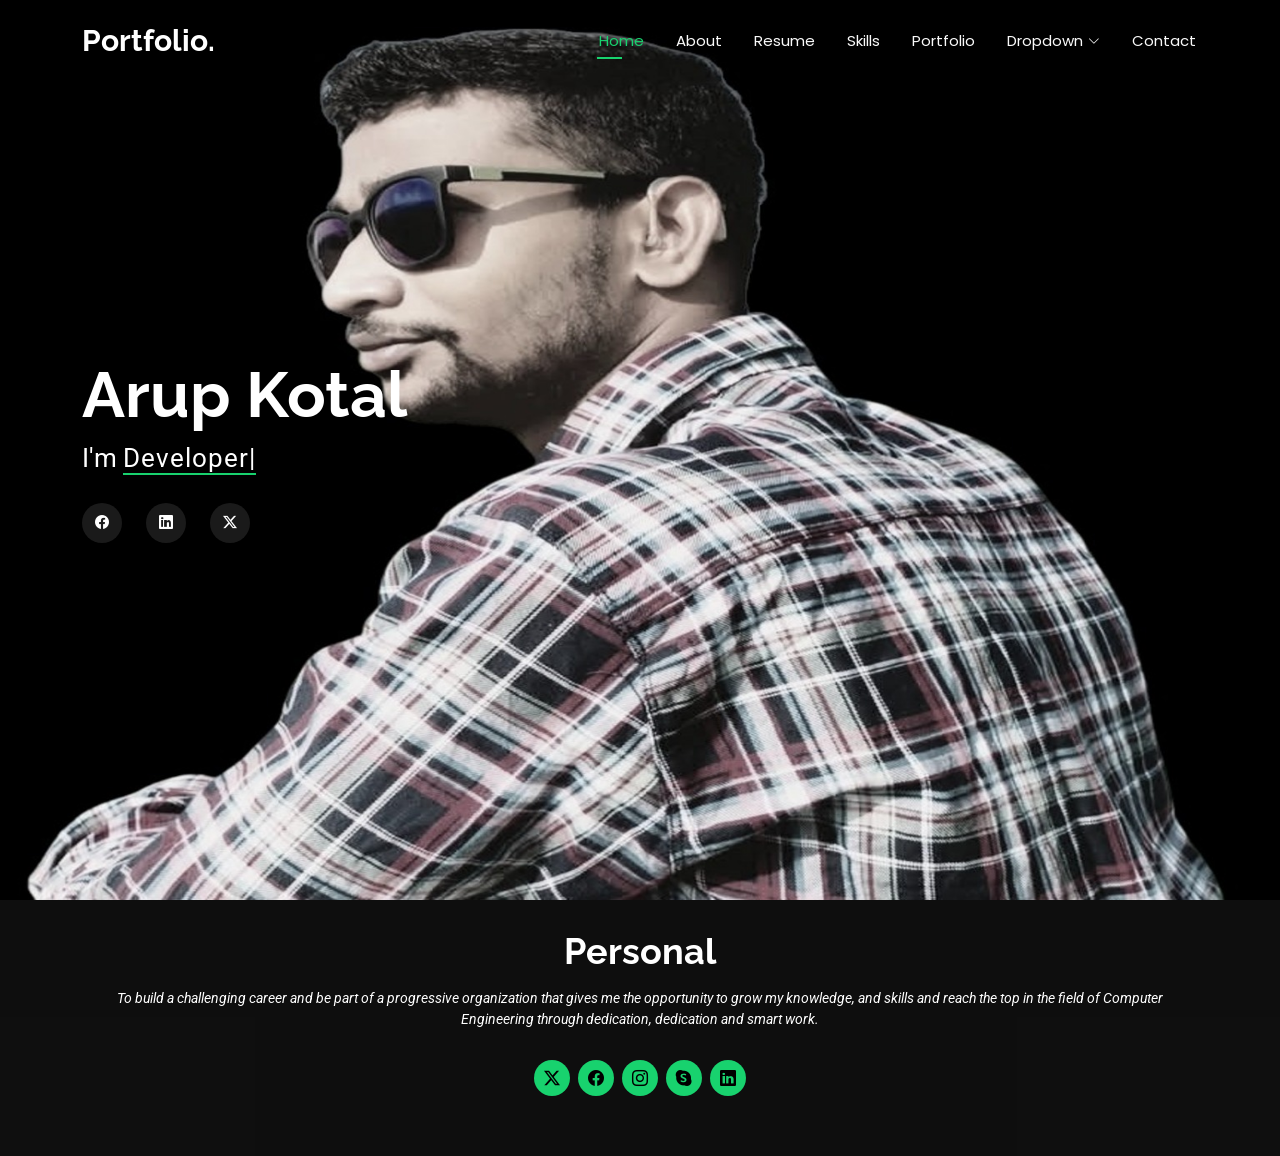
<file: index.html>
<!DOCTYPE html>
<html lang="en">

<head>
  <meta charset="utf-8">
  <meta content="width=device-width, initial-scale=1.0" name="viewport">
  <title>My Portfolio.</title>
  <meta name="description" content="">
  <meta name="keywords" content="">

  <!-- Favicons -->
  <link href="assets/img/favicon-m.ico" rel="icon">
  <link href="assets/img/apple-touch-icon-m.png" rel="apple-touch-icon-m">

  <!-- Fonts -->
  <link href="https://fonts.googleapis.com" rel="preconnect">
  <link href="https://fonts.gstatic.com" rel="preconnect" crossorigin>
  <link href="https://fonts.googleapis.com/css2?family=Roboto:ital,wght@0,100;0,300;0,400;0,500;0,700;0,900;1,100;1,300;1,400;1,500;1,700;1,900&family=Poppins:ital,wght@0,100;0,200;0,300;0,400;0,500;0,600;0,700;0,800;0,900;1,100;1,200;1,300;1,400;1,500;1,600;1,700;1,800;1,900&family=Raleway:ital,wght@0,100;0,200;0,300;0,400;0,500;0,600;0,700;0,800;0,900;1,100;1,200;1,300;1,400;1,500;1,600;1,700;1,800;1,900&display=swap" rel="stylesheet">

  <!-- Vendor CSS Files -->
  <link href="assets/vendor/bootstrap/css/bootstrap.min.css" rel="stylesheet">
  <link href="assets/vendor/bootstrap-icons/bootstrap-icons.css" rel="stylesheet">
  <link href="assets/vendor/aos/aos.css" rel="stylesheet">
  <link href="assets/vendor/swiper/swiper-bundle.min.css" rel="stylesheet">
  <link href="assets/vendor/glightbox/css/glightbox.min.css" rel="stylesheet">

  <!-- Main CSS File -->
  <link href="assets/css/main.css" rel="stylesheet">

</head>

<body class="index-page">

  <header id="header" class="header d-flex align-items-center fixed-top">
    <div class="container-fluid container-xl position-relative d-flex align-items-center justify-content-between">

      <a href="index.html" class="logo d-flex align-items-center">
        <!-- Uncomment the line below if you also wish to use an image logo -->
        <!-- <img src="assets/img/logo.webp" alt=""> -->
        <h1 class="sitename">Portfolio.</h1>
      </a>

      <nav id="navmenu" class="navmenu">
        <ul>
          <li><a href="index.html" class="active">Home</a></li>
          <li><a href="about.html">About</a></li>
          <li><a href="resume.html">Resume</a></li>
          <li><a href="skills.html">Skills</a></li>
          <li><a href="portfolio.html">Portfolio</a></li>
          <li class="dropdown"><a href="#"><span>Dropdown</span> <i class="bi bi-chevron-down toggle-dropdown"></i></a>
            <ul>
              <li><a href="#">Dropdown 1</a></li>
              <li class="dropdown"><a href="#"><span>Deep Dropdown</span> <i class="bi bi-chevron-down toggle-dropdown"></i></a>
                <ul>
                  <li><a href="#">Deep Dropdown 1</a></li>
                  <li><a href="#">Deep Dropdown 2</a></li>
                  <li><a href="#">Deep Dropdown 3</a></li>
                  <li><a href="#">Deep Dropdown 4</a></li>
                  <li><a href="#">Deep Dropdown 5</a></li>
                </ul>
              </li>
              <li><a href="#">Dropdown 2</a></li>
              <li><a href="#">Dropdown 3</a></li>
              <li><a href="#">Dropdown 4</a></li>
            </ul>
          </li>
          <li><a href="contact.html">Contact</a></li>
        </ul>
        <i class="mobile-nav-toggle d-xl-none bi bi-list"></i>
      </nav>

    </div>
  </header>

  <main class="main">

    <!-- Hero Section -->
    <section id="hero" class="hero section dark-background">

      <img src="assets/img/My Pic-Photoroom (1).jpg" alt="" data-aos="fade-in">

      <div class="container" data-aos="zoom-out" data-aos-delay="100">
        <h2>Arup Kotal</h2>
        <p>I'm <span class="typed" data-typed-items=" Developer, Designer, Photographer"></span><span class="typed-cursor typed-cursor--blink"></span></p>
        <div class="social-links">
          <a href="https://www.facebook.com/arup.kotal.73"><i class="bi bi-facebook"></i></a>
          <a href="https://www.linkedin.com/in/arup-kotal"><i class="bi bi-linkedin"></i></a>
          <a href="https://x.com/i/flow/login"><i class="bi bi-twitter-x"></i></a>
        </div>
      </div>

    </section><!-- /Hero Section -->

  </main>

  <footer id="footer" class="footer dark-background">
    <div class="container">
      <h3 class="sitename">Personal</h3>
      <p>To build a challenging career and be part of a progressive organization that gives me the opportunity to grow my knowledge, and skills and reach the top in the field of Computer Engineering through dedication, dedication and smart work.</p>
      <div class="social-links d-flex justify-content-center">
        <a href="https://x.com/i/flow/login"><i class="bi bi-twitter-x"></i></a>
        <a href="https://www.facebook.com/arup.kotal.73"><i class="bi bi-facebook"></i></a>
        <a href="https://www.instagram.com/arup_01_official_/"><i class="bi bi-instagram"></i></a>
        <a href="https://secure.skype.com/portal/overview"><i class="bi bi-skype"></i></a>
        <a href="https://www.linkedin.com/in/arup-kotal/"><i class="bi bi-linkedin"></i></a>
      </div>
    
    </div>
  </footer>

  <!-- Scroll Top -->
  <a href="#" id="scroll-top" class="scroll-top d-flex align-items-center justify-content-center"><i class="bi bi-arrow-up-short"></i></a>

  <!-- Preloader -->
  <div id="preloader"></div>

  <!-- Vendor JS Files -->
  <script src="assets/vendor/bootstrap/js/bootstrap.bundle.min.js"></script>
  <script src="assets/vendor/php-email-form/validate.js"></script>
  <script src="assets/vendor/aos/aos.js"></script>
  <script src="assets/vendor/typed.js/typed.umd.js"></script>
  <script src="assets/vendor/purecounter/purecounter_vanilla.js"></script>
  <script src="assets/vendor/waypoints/noframework.waypoints.js"></script>
  <script src="assets/vendor/swiper/swiper-bundle.min.js"></script>
  <script src="assets/vendor/glightbox/js/glightbox.min.js"></script>
  <script src="assets/vendor/imagesloaded/imagesloaded.pkgd.min.js"></script>
  <script src="assets/vendor/isotope-layout/isotope.pkgd.min.js"></script>

  <!-- Main JS File -->
  <script src="assets/js/main.js"></script>

</body>

</html>
</file>
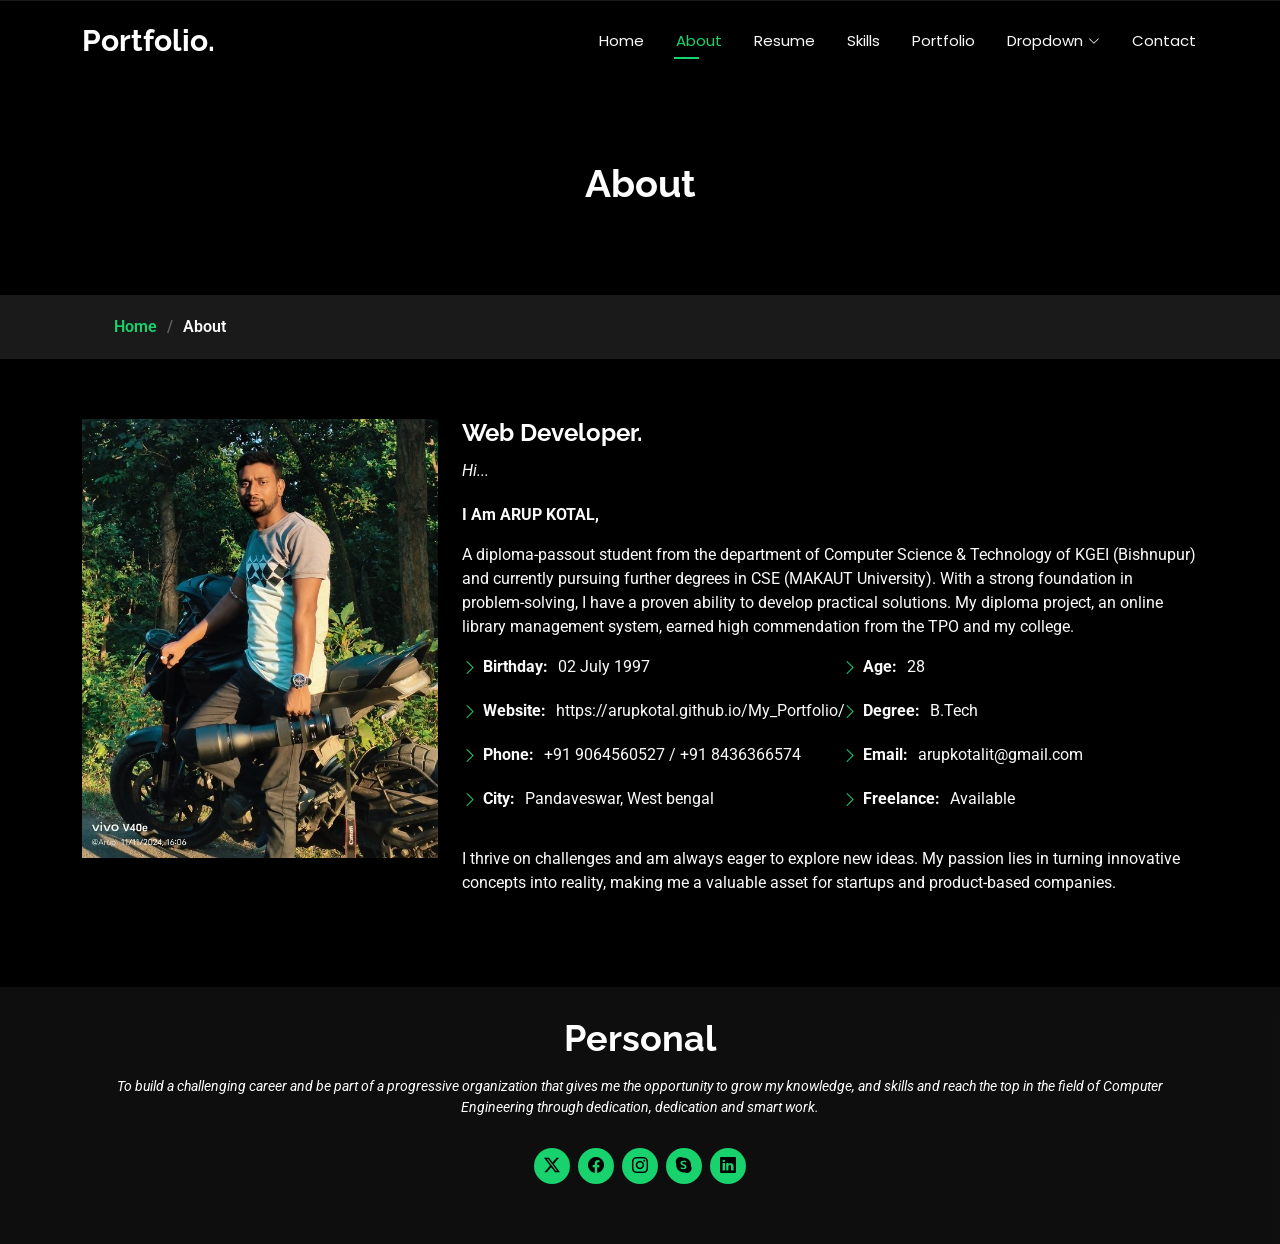
<file: about.html>
<!DOCTYPE html>
<html lang="en">

<head>
  <meta charset="utf-8">
  <meta content="width=device-width, initial-scale=1.0" name="viewport">
  <title>About.</title>
  <meta name="description" content="">
  <meta name="keywords" content="">

  <!-- Favicons -->
  <link href="assets/img/favicon-a.ico" rel="icon">
  <link href="assets/img/apple-touch-icon-a.png" rel="apple-touch-icon-a">

  <!-- Fonts -->
  <link href="https://fonts.googleapis.com" rel="preconnect">
  <link href="https://fonts.gstatic.com" rel="preconnect" crossorigin>
  <link href="https://fonts.googleapis.com/css2?family=Roboto:ital,wght@0,100;0,300;0,400;0,500;0,700;0,900;1,100;1,300;1,400;1,500;1,700;1,900&family=Poppins:ital,wght@0,100;0,200;0,300;0,400;0,500;0,600;0,700;0,800;0,900;1,100;1,200;1,300;1,400;1,500;1,600;1,700;1,800;1,900&family=Raleway:ital,wght@0,100;0,200;0,300;0,400;0,500;0,600;0,700;0,800;0,900;1,100;1,200;1,300;1,400;1,500;1,600;1,700;1,800;1,900&display=swap" rel="stylesheet">

  <!-- Vendor CSS Files -->
  <link href="assets/vendor/bootstrap/css/bootstrap.min.css" rel="stylesheet">
  <link href="assets/vendor/bootstrap-icons/bootstrap-icons.css" rel="stylesheet">
  <link href="assets/vendor/aos/aos.css" rel="stylesheet">
  <link href="assets/vendor/swiper/swiper-bundle.min.css" rel="stylesheet">
  <link href="assets/vendor/glightbox/css/glightbox.min.css" rel="stylesheet">

  <!-- Main CSS File -->
  <link href="assets/css/main.css" rel="stylesheet">

</head>

<body class="about-page">

  <header id="header" class="header d-flex align-items-center fixed-top">
    <div class="container-fluid container-xl position-relative d-flex align-items-center justify-content-between">

      <a href="index.html" class="logo d-flex align-items-center">
        <!-- Uncomment the line below if you also wish to use an image logo -->
        <!-- <img src="assets/img/logo.webp" alt=""> -->
        <h1 class="sitename">Portfolio.</h1>
      </a>

      <nav id="navmenu" class="navmenu">
        <ul>
          <li><a href="index.html">Home</a></li>
          <li><a href="about.html" class="active">About</a></li>
          <li><a href="resume.html">Resume</a></li>
          <li><a href="skills.html">Skills</a></li>
          <li><a href="portfolio.html">Portfolio</a></li>
          <li class="dropdown"><a href="#"><span>Dropdown</span> <i class="bi bi-chevron-down toggle-dropdown"></i></a>
            <ul>
              <li><a href="#">Dropdown 1</a></li>
              <li class="dropdown"><a href="#"><span>Deep Dropdown</span> <i class="bi bi-chevron-down toggle-dropdown"></i></a>
                <ul>
                  <li><a href="#">Deep Dropdown 1</a></li>
                  <li><a href="#">Deep Dropdown 2</a></li>
                  <li><a href="#">Deep Dropdown 3</a></li>
                  <li><a href="#">Deep Dropdown 4</a></li>
                  <li><a href="#">Deep Dropdown 5</a></li>
                </ul>
              </li>
              <li><a href="#">Dropdown 2</a></li>
              <li><a href="#">Dropdown 3</a></li>
              <li><a href="#">Dropdown 4</a></li>
            </ul>
          </li>
          <li><a href="contact.html">Contact</a></li>
        </ul>
        <i class="mobile-nav-toggle d-xl-none bi bi-list"></i>
      </nav>

    </div>
  </header>

  <main class="main">

    <!-- Page Title -->
    <div class="page-title" data-aos="fade">
      <div class="heading">
        <div class="container">
          <div class="row d-flex justify-content-center text-center">
            <div class="col-lg-8">
              <h1>About</h1>
              <p class="mb-0"></p>
            </div>
          </div>
        </div>
      </div>
      <nav class="breadcrumbs">
        <div class="container">
          <ol>
            <li><a href="index.html">Home</a></li>
            <li class="current">About</li>
          </ol>
        </div>
      </nav>
    </div><!-- End Page Title -->

    <!-- About Section -->
    <section id="about" class="about section">

      <div class="container" data-aos="fade-up" data-aos-delay="100">

        <div class="row gy-4 justify-content-center">
          <div class="col-lg-4">
            <img src="assets/img/Arup pic (2).jpg" class="img-fluid" alt="">
          </div>
          <div class="col-lg-8 content">
            <h2>Web Developer.</h2>
            <p class="fst-italic py-1">
              Hi...</p>
              <P> <b> I Am ARUP KOTAL,</b></P>
            A diploma-passout student from the department of Computer Science & Technology of KGEI (Bishnupur) and currently pursuing further degrees in CSE (MAKAUT University). With a strong foundation in problem-solving, I have a proven ability to develop practical solutions. My diploma project, an online library management system, earned high commendation from the TPO and my college.
            </p>
            <div class="row">
              <div class="col-lg-6">
                <ul>
                  <li><i class="bi bi-chevron-right"></i> <strong>Birthday:</strong> <span>02 July 1997</span></li>
                  <li><i class="bi bi-chevron-right"></i> <strong>Website:</strong> <span> https://arupkotal.github.io/My_Portfolio/</span></li>
                  <li><i class="bi bi-chevron-right"></i> <strong>Phone:</strong> <span>+91 9064560527 / +91 8436366574</span></li>
                  <li><i class="bi bi-chevron-right"></i> <strong>City:</strong> <span>Pandaveswar, West bengal</span></li>
                </ul>
              </div>
              <div class="col-lg-6">
                <ul>
                  <li><i class="bi bi-chevron-right"></i> <strong>Age:</strong> <span>28</span></li>
                  <li><i class="bi bi-chevron-right"></i> <strong>Degree:</strong> <span>B.Tech</span></li>
                  <li><i class="bi bi-chevron-right"></i> <strong>Email:</strong> <span>arupkotalit@gmail.com</span></li>
                  <li><i class="bi bi-chevron-right"></i> <strong>Freelance:</strong> <span>Available</span></li>
                </ul>
              </div>
            </div>
            <p class="py-3">
              I thrive on challenges and am always eager to explore new ideas. My passion lies in turning innovative concepts into reality, making me a valuable asset for startups and product-based companies.
            </p>
          </div>
        </div>

      </div>

    </section><!-- /About Section -->

  </main>

  <footer id="footer" class="footer dark-background">
    <div class="container">
      <h3 class="sitename">Personal</h3>
      <p>To build a challenging career and be part of a progressive organization that gives me the opportunity to grow my knowledge, and skills and reach the top in the field of Computer Engineering through dedication, dedication and smart work.</p>
      <div class="social-links d-flex justify-content-center">
        <a href="https://x.com/i/flow/login"><i class="bi bi-twitter-x"></i></a>
        <a href="https://www.facebook.com/arup.kotal.73"><i class="bi bi-facebook"></i></a>
        <a href="https://www.instagram.com/arup_01_official_/"><i class="bi bi-instagram"></i></a>
        <a href="https://secure.skype.com/portal/overview"><i class="bi bi-skype"></i></a>
        <a href="https://www.linkedin.com/in/arup-kotal"><i class="bi bi-linkedin"></i></a>
      </div>

    </div>
  </footer>

  <!-- Scroll Top -->
  <a href="#" id="scroll-top" class="scroll-top d-flex align-items-center justify-content-center"><i class="bi bi-arrow-up-short"></i></a>

  <!-- Preloader -->
  <div id="preloader"></div>

  <!-- Vendor JS Files -->
  <script src="assets/vendor/bootstrap/js/bootstrap.bundle.min.js"></script>
  <script src="assets/vendor/php-email-form/validate.js"></script>
  <script src="assets/vendor/aos/aos.js"></script>
  <script src="assets/vendor/typed.js/typed.umd.js"></script>
  <script src="assets/vendor/purecounter/purecounter_vanilla.js"></script>
  <script src="assets/vendor/waypoints/noframework.waypoints.js"></script>
  <script src="assets/vendor/swiper/swiper-bundle.min.js"></script>
  <script src="assets/vendor/glightbox/js/glightbox.min.js"></script>
  <script src="assets/vendor/imagesloaded/imagesloaded.pkgd.min.js"></script>
  <script src="assets/vendor/isotope-layout/isotope.pkgd.min.js"></script>

  <!-- Main JS File -->
  <script src="assets/js/main.js"></script>

</body>

</html>
</file>
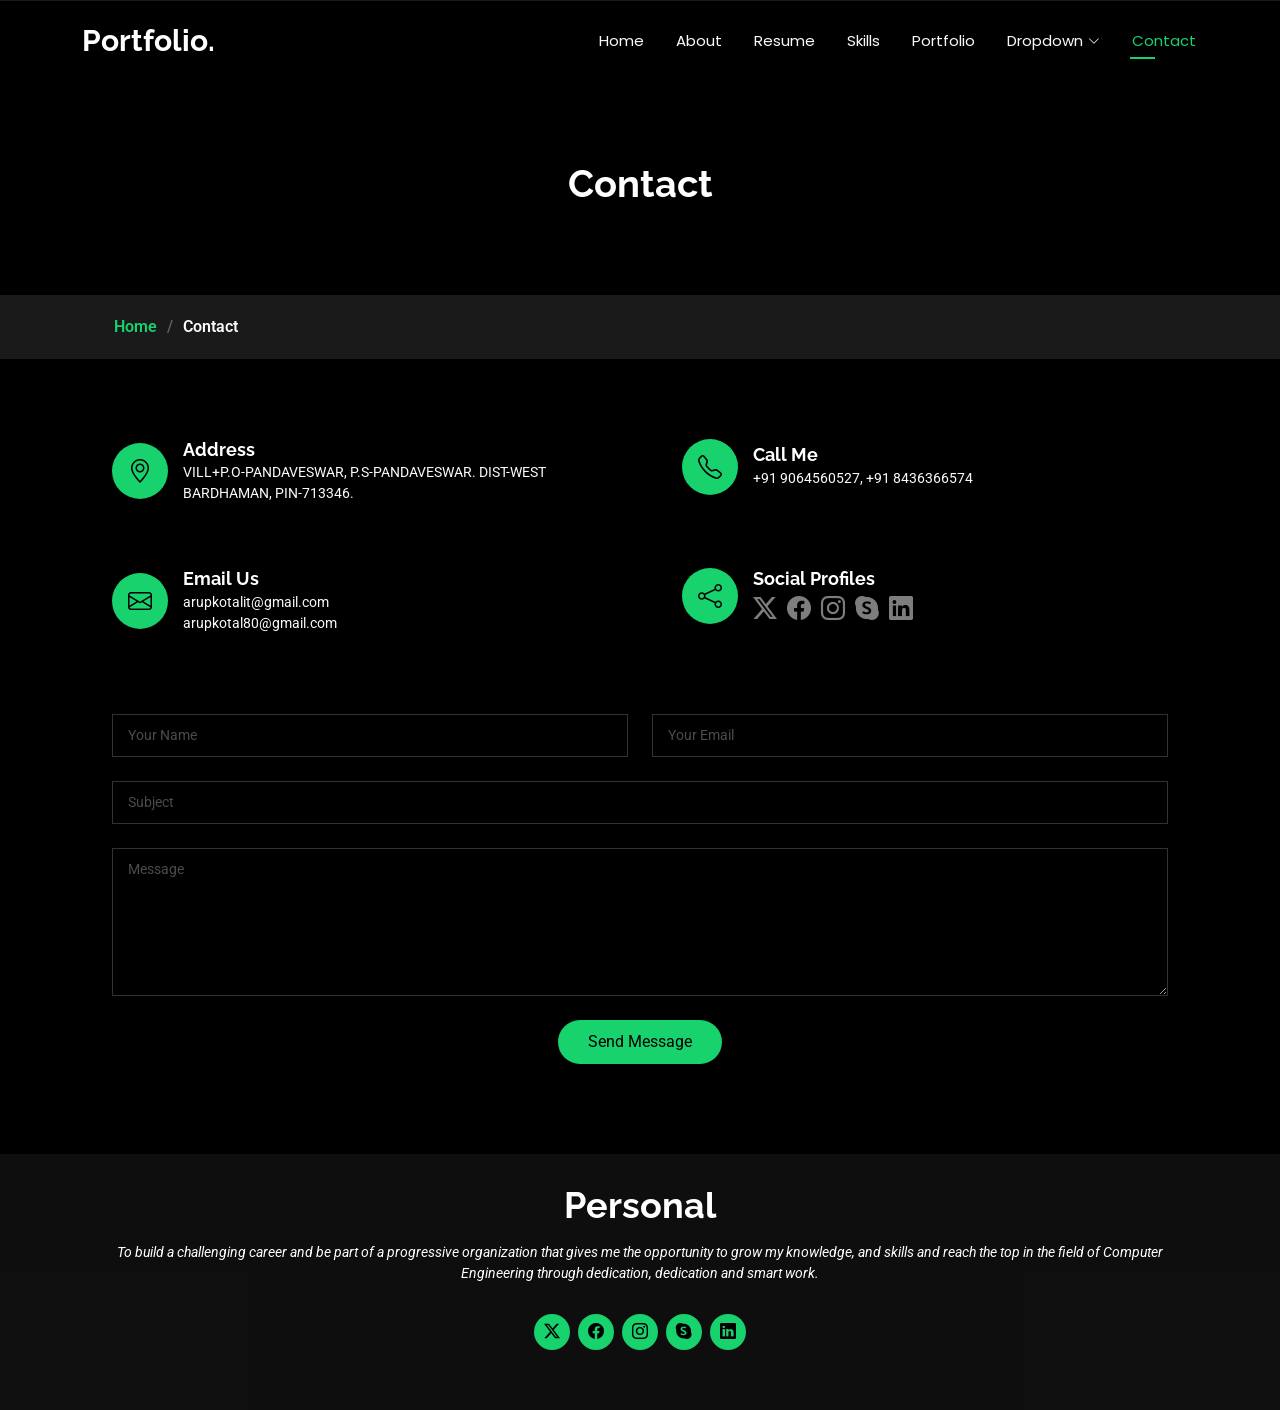
<file: contact.html>
<!DOCTYPE html>
<html lang="en">

<head>
  <meta charset="utf-8">
  <meta content="width=device-width, initial-scale=1.0" name="viewport">
  <title>Contact.</title>
  <meta name="description" content="">
  <meta name="keywords" content="">

  <!-- Favicons -->
  <link href="assets/img/favicon-c.ico" rel="icon">
  <link href="assets/img/apple-touch-icon-c.png" rel="apple-touch-icon-c">

  <!-- Fonts -->
  <link href="https://fonts.googleapis.com" rel="preconnect">
  <link href="https://fonts.gstatic.com" rel="preconnect" crossorigin>
  <link href="https://fonts.googleapis.com/css2?family=Roboto:ital,wght@0,100;0,300;0,400;0,500;0,700;0,900;1,100;1,300;1,400;1,500;1,700;1,900&family=Poppins:ital,wght@0,100;0,200;0,300;0,400;0,500;0,600;0,700;0,800;0,900;1,100;1,200;1,300;1,400;1,500;1,600;1,700;1,800;1,900&family=Raleway:ital,wght@0,100;0,200;0,300;0,400;0,500;0,600;0,700;0,800;0,900;1,100;1,200;1,300;1,400;1,500;1,600;1,700;1,800;1,900&display=swap" rel="stylesheet">

  <!-- Vendor CSS Files -->
  <link href="assets/vendor/bootstrap/css/bootstrap.min.css" rel="stylesheet">
  <link href="assets/vendor/bootstrap-icons/bootstrap-icons.css" rel="stylesheet">
  <link href="assets/vendor/aos/aos.css" rel="stylesheet">
  <link href="assets/vendor/swiper/swiper-bundle.min.css" rel="stylesheet">
  <link href="assets/vendor/glightbox/css/glightbox.min.css" rel="stylesheet">

  <!-- Main CSS File -->
  <link href="assets/css/main.css" rel="stylesheet">

</head>

<body class="contact-page">

  <header id="header" class="header d-flex align-items-center fixed-top">
    <div class="container-fluid container-xl position-relative d-flex align-items-center justify-content-between">

      <a href="index.html" class="logo d-flex align-items-center">
        <!-- Uncomment the line below if you also wish to use an image logo -->
        <!-- <img src="assets/img/logo.webp" alt=""> -->
        <h1 class="sitename">Portfolio.</h1>
      </a>

      <nav id="navmenu" class="navmenu">
        <ul>
          <li><a href="index.html">Home</a></li>
          <li><a href="about.html">About</a></li>
          <li><a href="resume.html">Resume</a></li>
          <li><a href="skills.html">Skills</a></li>
          <li><a href="portfolio.html">Portfolio</a></li>
          <li class="dropdown"><a href="#"><span>Dropdown</span> <i class="bi bi-chevron-down toggle-dropdown"></i></a>
            <ul>
              <li><a href="#">Dropdown 1</a></li>
              <li class="dropdown"><a href="#"><span>Deep Dropdown</span> <i class="bi bi-chevron-down toggle-dropdown"></i></a>
                <ul>
                  <li><a href="#">Deep Dropdown 1</a></li>
                  <li><a href="#">Deep Dropdown 2</a></li>
                  <li><a href="#">Deep Dropdown 3</a></li>
                  <li><a href="#">Deep Dropdown 4</a></li>
                  <li><a href="#">Deep Dropdown 5</a></li>
                </ul>
              </li>
              <li><a href="#">Dropdown 2</a></li>
              <li><a href="#">Dropdown 3</a></li>
              <li><a href="#">Dropdown 4</a></li>
            </ul>
          </li>
          <li><a href="contact.html" class="active">Contact</a></li>
        </ul>
        <i class="mobile-nav-toggle d-xl-none bi bi-list"></i>
      </nav>

    </div>
  </header>

  <main class="main">

    <!-- Page Title -->
    <div class="page-title" data-aos="fade">
      <div class="heading">
        <div class="container">
          <div class="row d-flex justify-content-center text-center">
            <div class="col-lg-8">
              <h1>Contact</h1>
            </div>
          </div>
        </div>
      </div>
      <nav class="breadcrumbs">
        <div class="container">
          <ol>
            <li><a href="index.html">Home</a></li>
            <li class="current">Contact</li>
          </ol>
        </div>
      </nav>
    </div><!-- End Page Title -->

    <!-- Contact Section -->
    <section id="contact" class="contact section">

      <div class="container" data-aos="fade-up" data-aos-delay="100">

        <div class="row gy-4">

          <div class="col-md-6">
            <div class="info-item d-flex align-items-center" data-aos="fade-up" data-aos-delay="200">
              <i class="icon bi bi-geo-alt flex-shrink-0"></i>
              <div>
                <h3>Address</h3>
                <p>VILL+P.O-PANDAVESWAR, P.S-PANDAVESWAR. DIST-WEST BARDHAMAN, PIN-713346.</p>
              </div>
            </div>
          </div><!-- End Info Item -->

          <div class="col-md-6">
            <div class="info-item d-flex align-items-center" data-aos="fade-up" data-aos-delay="300">
              <i class="icon bi bi-telephone flex-shrink-0"></i>
              <div>
                <h3>Call Me</h3>
                <p>+91 9064560527, +91 8436366574</p>
              </div>
            </div>
          </div><!-- End Info Item -->

          <div class="col-md-6">
            <div class="info-item d-flex align-items-center" data-aos="fade-up" data-aos-delay="400">
              <i class="icon bi bi-envelope flex-shrink-0"></i>
              <div>
                <h3>Email Us</h3>
                <p>arupkotalit@gmail.com</p>
                <p>arupkotal80@gmail.com</p>
              </div>
            </div>
          </div><!-- End Info Item -->

          <div class="col-md-6">
            <div class="info-item d-flex align-items-center" data-aos="fade-up" data-aos-delay="500">
              <i class="icon bi bi-share flex-shrink-0"></i>
              <div>
                <h3>Social Profiles</h3>
                <div class="social-links">
                  <a href="https://x.com/i/flow/login"><i class="bi bi-twitter-x"></i></a>
                  <a href="https://www.facebook.com/arup.kotal.73"><i class="bi bi-facebook"></i></a>
                  <a href="https://www.instagram.com/arup_01_official_/"><i class="bi bi-instagram"></i></a>
                  <a href="https://secure.skype.com/portal/overview"><i class="bi bi-skype"></i></a>
                  <a href="https://www.linkedin.com/in/arup-kotal"><i class="bi bi-linkedin"></i></a>
                </div>
              </div>
            </div>
          </div><!-- End Info Item -->

        </div>

        <form action="forms/contact.html" method="post" class="php-email-form" data-aos="fade-up" data-aos-delay="600">
          <div class="row gy-4">

            <div class="col-md-6">
              <input type="text" name="name" class="form-control" placeholder="Your Name" required="">
            </div>

            <div class="col-md-6 ">
              <input type="email" class="form-control" name="email" placeholder="Your Email" required="">
            </div>

            <div class="col-md-12">
              <input type="text" class="form-control" name="subject" placeholder="Subject" required="">
            </div>

            <div class="col-md-12">
              <textarea class="form-control" name="message" rows="6" placeholder="Message" required=""></textarea>
            </div>

            <div class="col-md-12 text-center">
              <div class="loading">Loading</div>
              <div class="error-message"></div>
              <div class="sent-message">Your message has been sent. Thank you!</div>

              <button type="submit">Send Message</button>
            </div>

          </div>
        </form><!-- End Contact Form -->

      </div>

    </section><!-- /Contact Section -->

  </main>

  <footer id="footer" class="footer dark-background">
    <div class="container">
      <h3 class="sitename">Personal</h3>
      <p>To build a challenging career and be part of a progressive organization that gives me the opportunity to grow my knowledge, and skills and reach the top in the field of Computer Engineering through dedication, dedication and smart work.</p>
      <div class="social-links d-flex justify-content-center">
        <a href="https://x.com/i/flow/login"><i class="bi bi-twitter-x"></i></a>
        <a href="https://www.facebook.com/arup.kotal.73"><i class="bi bi-facebook"></i></a>
        <a href="https://www.instagram.com/arup_01_official_/"><i class="bi bi-instagram"></i></a>
        <a href="https://secure.skype.com/portal/overview"><i class="bi bi-skype"></i></a>
        <a href="https://www.linkedin.com/in/arup-kotal"><i class="bi bi-linkedin"></i></a>
      </div>
  
    </div>
  </footer>

  <!-- Scroll Top -->
  <a href="#" id="scroll-top" class="scroll-top d-flex align-items-center justify-content-center"><i class="bi bi-arrow-up-short"></i></a>

  <!-- Preloader -->
  <div id="preloader"></div>

  <!-- Vendor JS Files -->
  <script src="assets/vendor/bootstrap/js/bootstrap.bundle.min.js"></script>
  <script src="assets/vendor/php-email-form/validate.js"></script>
  <script src="assets/vendor/aos/aos.js"></script>
  <script src="assets/vendor/typed.js/typed.umd.js"></script>
  <script src="assets/vendor/purecounter/purecounter_vanilla.js"></script>
  <script src="assets/vendor/waypoints/noframework.waypoints.js"></script>
  <script src="assets/vendor/swiper/swiper-bundle.min.js"></script>
  <script src="assets/vendor/glightbox/js/glightbox.min.js"></script>
  <script src="assets/vendor/imagesloaded/imagesloaded.pkgd.min.js"></script>
  <script src="assets/vendor/isotope-layout/isotope.pkgd.min.js"></script>

  <!-- Main JS File -->
  <script src="assets/js/main.js"></script>

</body>

</html>
</file>
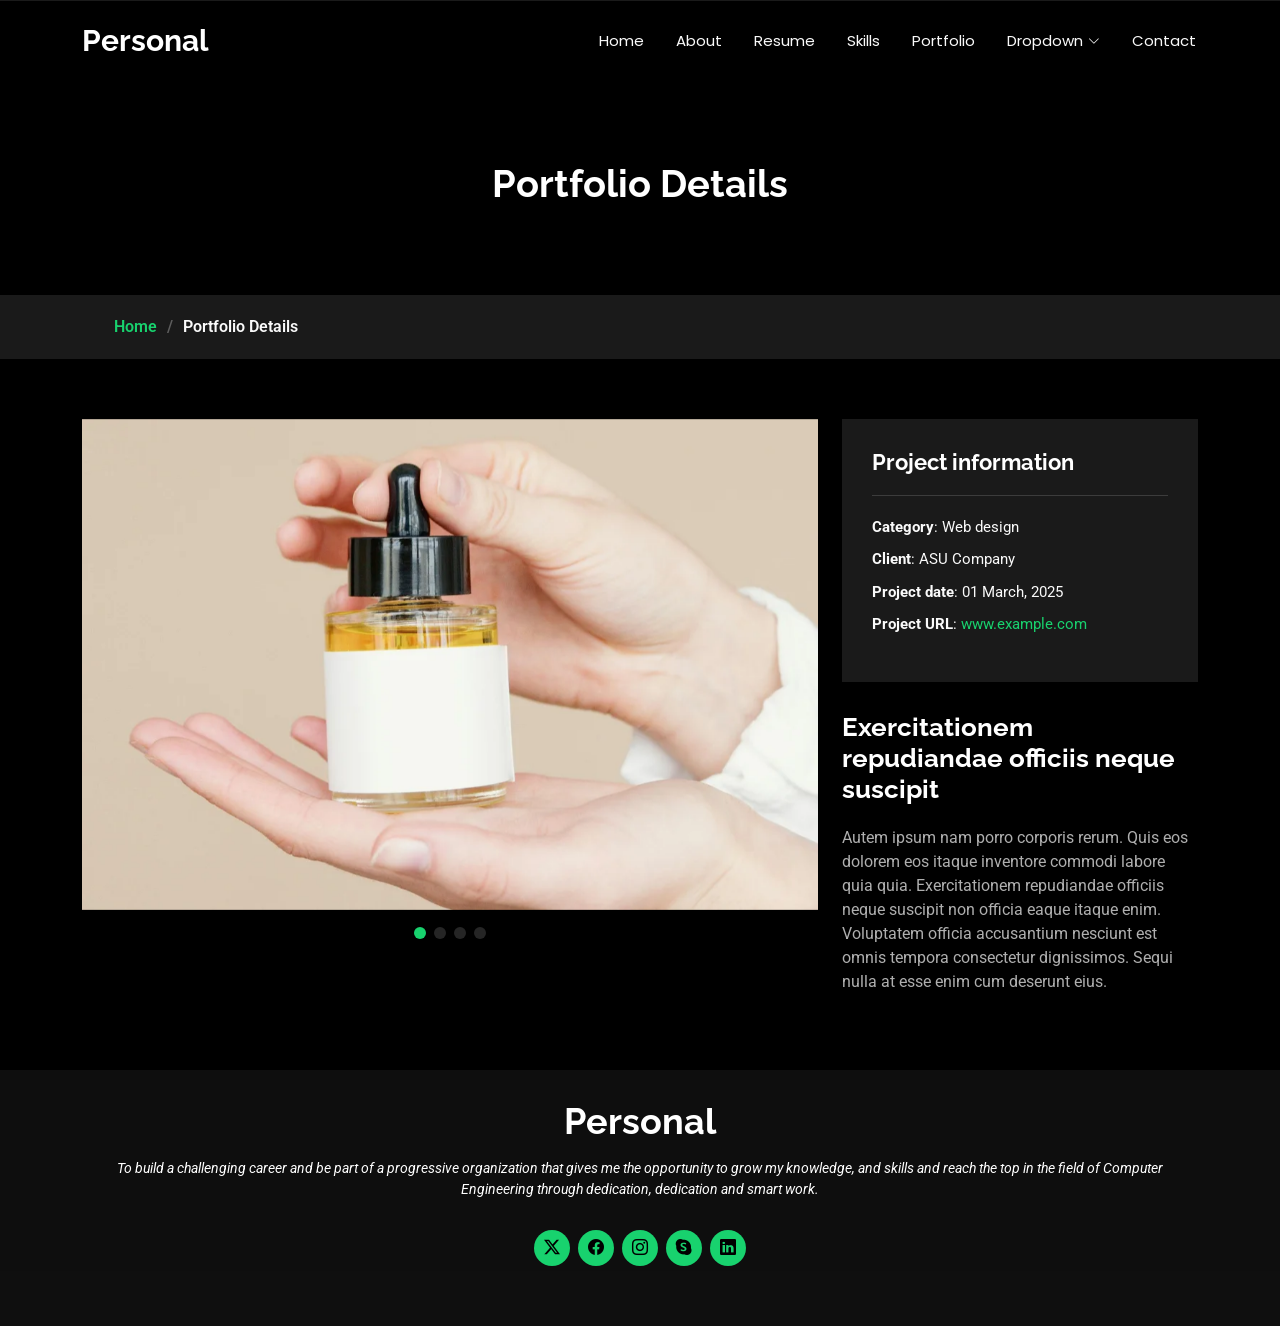
<file: portfolio-details.html>
<!DOCTYPE html>
<html lang="en">

<head>
  <meta charset="utf-8">
  <meta content="width=device-width, initial-scale=1.0" name="viewport">
  <title>Portfolio Details.</title>
  <meta name="description" content="">
  <meta name="keywords" content="">

  <!-- Favicons -->
  <link href="assets/img/favicon.ico" rel="icon">
  <link href="assets/img/favicon.ico" rel="favicon.ico">

  <!-- Fonts -->
  <link href="https://fonts.googleapis.com" rel="preconnect">
  <link href="https://fonts.gstatic.com" rel="preconnect" crossorigin>
  <link href="https://fonts.googleapis.com/css2?family=Roboto:ital,wght@0,100;0,300;0,400;0,500;0,700;0,900;1,100;1,300;1,400;1,500;1,700;1,900&family=Poppins:ital,wght@0,100;0,200;0,300;0,400;0,500;0,600;0,700;0,800;0,900;1,100;1,200;1,300;1,400;1,500;1,600;1,700;1,800;1,900&family=Raleway:ital,wght@0,100;0,200;0,300;0,400;0,500;0,600;0,700;0,800;0,900;1,100;1,200;1,300;1,400;1,500;1,600;1,700;1,800;1,900&display=swap" rel="stylesheet">

  <!-- Vendor CSS Files -->
  <link href="assets/vendor/bootstrap/css/bootstrap.min.css" rel="stylesheet">
  <link href="assets/vendor/bootstrap-icons/bootstrap-icons.css" rel="stylesheet">
  <link href="assets/vendor/aos/aos.css" rel="stylesheet">
  <link href="assets/vendor/swiper/swiper-bundle.min.css" rel="stylesheet">
  <link href="assets/vendor/glightbox/css/glightbox.min.css" rel="stylesheet">

  <!-- Main CSS File -->
  <link href="assets/css/main.css" rel="stylesheet">

</head>

<body class="portfolio-details-page">

  <header id="header" class="header d-flex align-items-center fixed-top">
    <div class="container-fluid container-xl position-relative d-flex align-items-center justify-content-between">

      <a href="index.html" class="logo d-flex align-items-center">
        <!-- Uncomment the line below if you also wish to use an image logo -->
        <!-- <img src="assets/img/logo.webp" alt=""> -->
        <h1 class="sitename">Personal</h1>
      </a>

      <nav id="navmenu" class="navmenu">
        <ul>
          <li><a href="index.html">Home</a></li>
          <li><a href="about.html">About</a></li>
          <li><a href="resume.html">Resume</a></li>
          <li><a href="skills.html">Skills</a></li>
          <li><a href="portfolio.html">Portfolio</a></li>
          <li class="dropdown"><a href="#"><span>Dropdown</span> <i class="bi bi-chevron-down toggle-dropdown"></i></a>
            <ul>
              <li><a href="#">Dropdown 1</a></li>
              <li class="dropdown"><a href="#"><span>Deep Dropdown</span> <i class="bi bi-chevron-down toggle-dropdown"></i></a>
                <ul>
                  <li><a href="#">Deep Dropdown 1</a></li>
                  <li><a href="#">Deep Dropdown 2</a></li>
                  <li><a href="#">Deep Dropdown 3</a></li>
                  <li><a href="#">Deep Dropdown 4</a></li>
                  <li><a href="#">Deep Dropdown 5</a></li>
                </ul>
              </li>
              <li><a href="#">Dropdown 2</a></li>
              <li><a href="#">Dropdown 3</a></li>
              <li><a href="#">Dropdown 4</a></li>
            </ul>
          </li>
          <li><a href="contact.html">Contact</a></li>
        </ul>
        <i class="mobile-nav-toggle d-xl-none bi bi-list"></i>
      </nav>

    </div>
  </header>

  <main class="main">

    <!-- Page Title -->
    <div class="page-title" data-aos="fade">
      <div class="heading">
        <div class="container">
          <div class="row d-flex justify-content-center text-center">
            <div class="col-lg-8">
              <h1>Portfolio Details</h1>
            </div>
          </div>
        </div>
      </div>
      <nav class="breadcrumbs">
        <div class="container">
          <ol>
            <li><a href="index.html">Home</a></li>
            <li class="current">Portfolio Details</li>
          </ol>
        </div>
      </nav>
    </div><!-- End Page Title -->

    <!-- Portfolio Details Section -->
    <section id="portfolio-details" class="portfolio-details section">

      <div class="container" data-aos="fade-up" data-aos-delay="100">

        <div class="row gy-4">

          <div class="col-lg-8">
            <div class="portfolio-details-slider swiper init-swiper">

              <script type="application/json" class="swiper-config">
                {
                  "loop": true,
                  "speed": 600,
                  "autoplay": {
                    "delay": 5000
                  },
                  "slidesPerView": "auto",
                  "pagination": {
                    "el": ".swiper-pagination",
                    "type": "bullets",
                    "clickable": true
                  }
                }
              </script>

              <div class="swiper-wrapper align-items-center">

                <div class="swiper-slide">
                  <img src="assets/img/portfolio/portfolio-1.webp" alt="">
                </div>

                <div class="swiper-slide">
                  <img src="assets/img/portfolio/portfolio-10.webp" alt="">
                </div>

                <div class="swiper-slide">
                  <img src="assets/img/portfolio/portfolio-7.webp" alt="">
                </div>

                <div class="swiper-slide">
                  <img src="assets/img/portfolio/portfolio-4.webp" alt="">
                </div>

              </div>
              <div class="swiper-pagination"></div>
            </div>
          </div>

          <div class="col-lg-4">
            <div class="portfolio-info" data-aos="fade-up" data-aos-delay="200">
              <h3>Project information</h3>
              <ul>
                <li><strong>Category</strong>: Web design</li>
                <li><strong>Client</strong>: ASU Company</li>
                <li><strong>Project date</strong>: 01 March, 2025</li>
                <li><strong>Project URL</strong>: <a href="#">www.example.com</a></li>
              </ul>
            </div>
            <div class="portfolio-description" data-aos="fade-up" data-aos-delay="300">
              <h2>Exercitationem repudiandae officiis neque suscipit</h2>
              <p>
                Autem ipsum nam porro corporis rerum. Quis eos dolorem eos itaque inventore commodi labore quia quia. Exercitationem repudiandae officiis neque suscipit non officia eaque itaque enim. Voluptatem officia accusantium nesciunt est omnis tempora consectetur dignissimos. Sequi nulla at esse enim cum deserunt eius.
              </p>
            </div>
          </div>

        </div>

      </div>

    </section><!-- /Portfolio Details Section -->

  </main>

  <footer id="footer" class="footer dark-background">
    <div class="container">
      <h3 class="sitename">Personal</h3>
      <p>To build a challenging career and be part of a progressive organization that gives me the opportunity to grow my knowledge, and skills and reach the top in the field of Computer Engineering through dedication, dedication and smart work.</p>
      <div class="social-links d-flex justify-content-center">
        <a href="https://x.com/i/flow/login"><i class="bi bi-twitter-x"></i></a>
        <a href="https://www.facebook.com/arup.kotal.73"><i class="bi bi-facebook"></i></a>
        <a href="https://www.instagram.com/arup_01_official_/"><i class="bi bi-instagram"></i></a>
        <a href="https://secure.skype.com/portal/overview"><i class="bi bi-skype"></i></a>
        <a href="https://www.linkedin.com/in/arup-kotal"><i class="bi bi-linkedin"></i></a>
      </div>
   
    </div>
  </footer>

  <!-- Scroll Top -->
  <a href="#" id="scroll-top" class="scroll-top d-flex align-items-center justify-content-center"><i class="bi bi-arrow-up-short"></i></a>

  <!-- Preloader -->
  <div id="preloader"></div>

  <!-- Vendor JS Files -->
  <script src="assets/vendor/bootstrap/js/bootstrap.bundle.min.js"></script>
  <script src="assets/vendor/php-email-form/validate.js"></script>
  <script src="assets/vendor/aos/aos.js"></script>
  <script src="assets/vendor/typed.js/typed.umd.js"></script>
  <script src="assets/vendor/purecounter/purecounter_vanilla.js"></script>
  <script src="assets/vendor/waypoints/noframework.waypoints.js"></script>
  <script src="assets/vendor/swiper/swiper-bundle.min.js"></script>
  <script src="assets/vendor/glightbox/js/glightbox.min.js"></script>
  <script src="assets/vendor/imagesloaded/imagesloaded.pkgd.min.js"></script>
  <script src="assets/vendor/isotope-layout/isotope.pkgd.min.js"></script>

  <!-- Main JS File -->
  <script src="assets/js/main.js"></script>

</body>

</html>
</file>
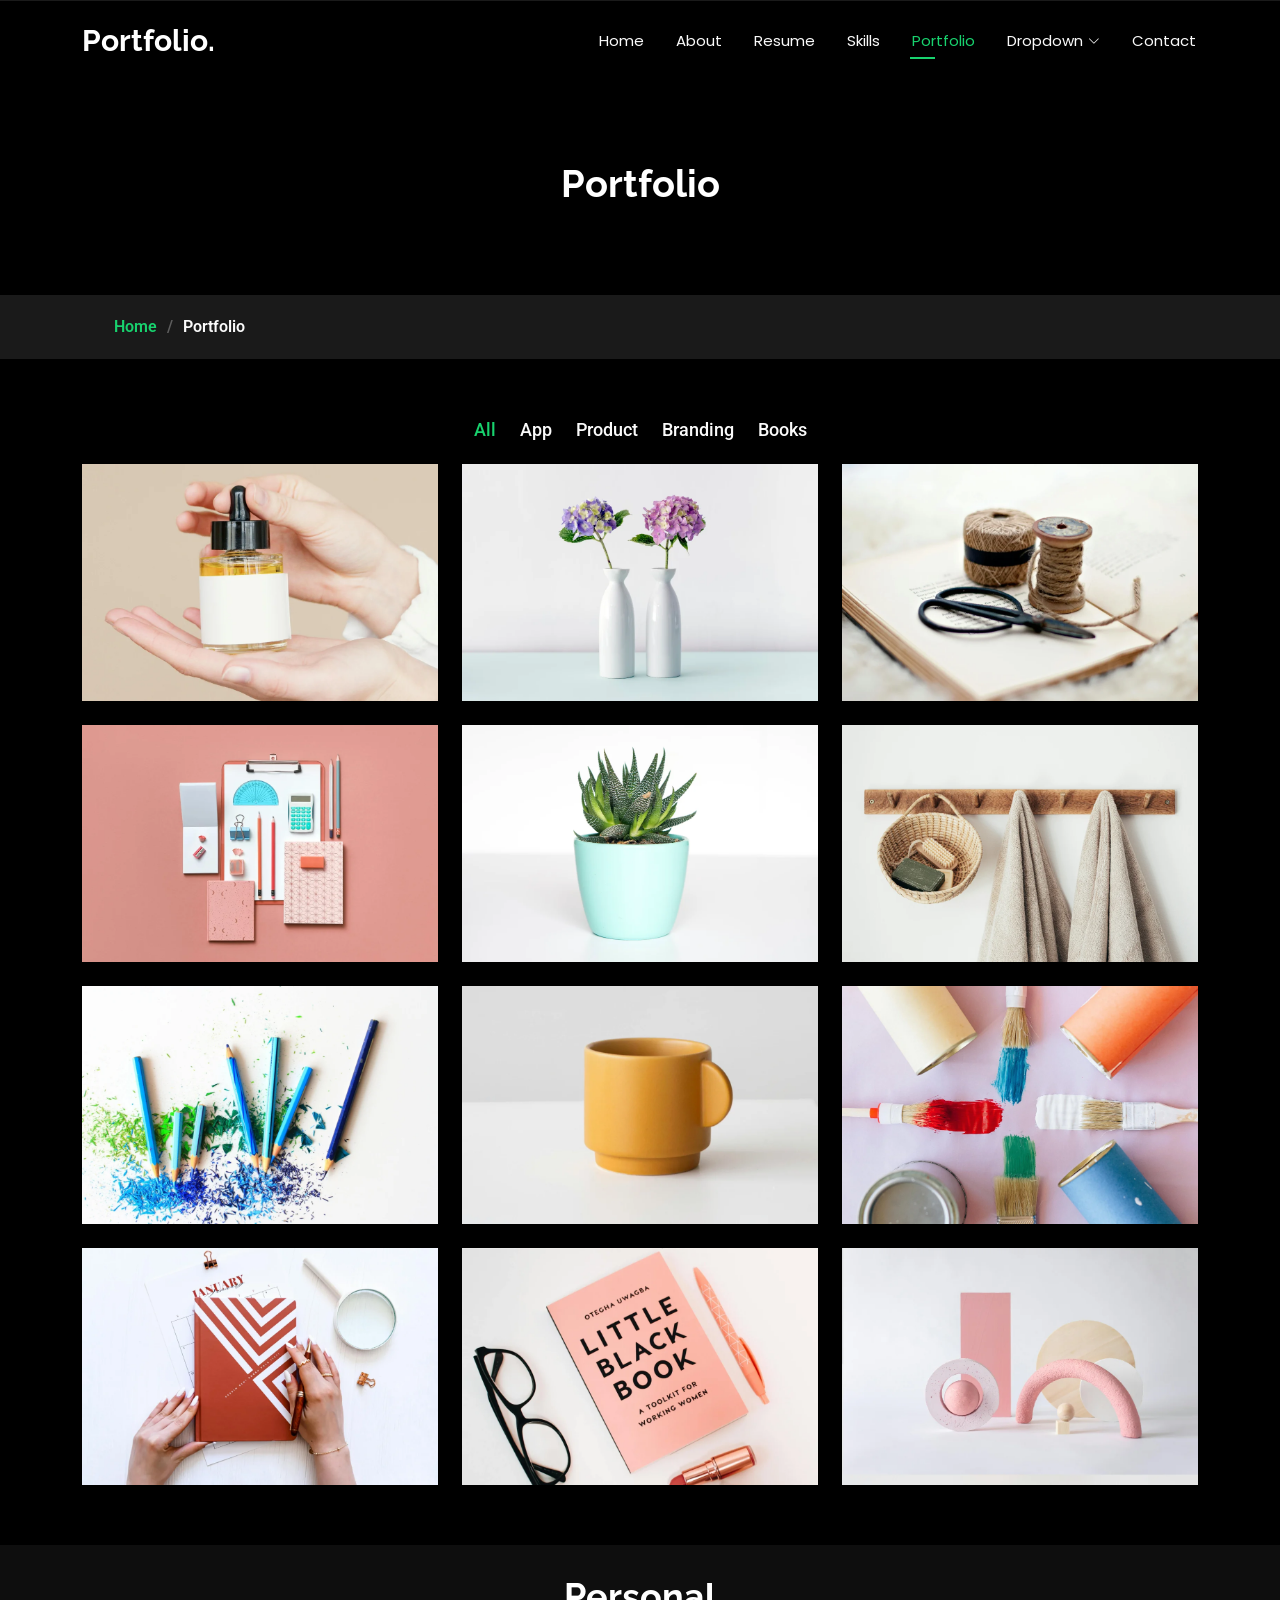
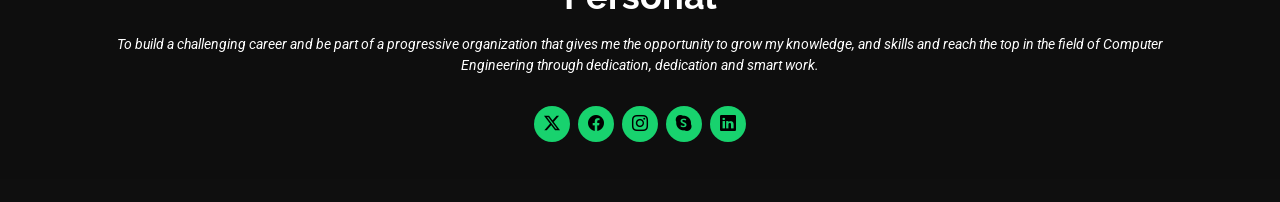
<file: portfolio.html>
<!DOCTYPE html>
<html lang="en">

<head>
  <meta charset="utf-8">
  <meta content="width=device-width, initial-scale=1.0" name="viewport">
  <title>Portfolio.</title>
  <meta name="description" content="">
  <meta name="keywords" content="">

  <!-- Favicons -->
  <link href="assets/img/favicon.ico" rel="icon">
  <link href="assets/img/favicon.ico" rel="favicon.ico">

  <!-- Fonts -->
  <link href="https://fonts.googleapis.com" rel="preconnect">
  <link href="https://fonts.gstatic.com" rel="preconnect" crossorigin>
  <link href="https://fonts.googleapis.com/css2?family=Roboto:ital,wght@0,100;0,300;0,400;0,500;0,700;0,900;1,100;1,300;1,400;1,500;1,700;1,900&family=Poppins:ital,wght@0,100;0,200;0,300;0,400;0,500;0,600;0,700;0,800;0,900;1,100;1,200;1,300;1,400;1,500;1,600;1,700;1,800;1,900&family=Raleway:ital,wght@0,100;0,200;0,300;0,400;0,500;0,600;0,700;0,800;0,900;1,100;1,200;1,300;1,400;1,500;1,600;1,700;1,800;1,900&display=swap" rel="stylesheet">

  <!-- Vendor CSS Files -->
  <link href="assets/vendor/bootstrap/css/bootstrap.min.css" rel="stylesheet">
  <link href="assets/vendor/bootstrap-icons/bootstrap-icons.css" rel="stylesheet">
  <link href="assets/vendor/aos/aos.css" rel="stylesheet">
  <link href="assets/vendor/swiper/swiper-bundle.min.css" rel="stylesheet">
  <link href="assets/vendor/glightbox/css/glightbox.min.css" rel="stylesheet">

  <!-- Main CSS File -->
  <link href="assets/css/main.css" rel="stylesheet">

</head>

<body class="portfolio-page">

  <header id="header" class="header d-flex align-items-center fixed-top">
    <div class="container-fluid container-xl position-relative d-flex align-items-center justify-content-between">

      <a href="index.html" class="logo d-flex align-items-center">
        <!-- Uncomment the line below if you also wish to use an image logo -->
        <!-- <img src="assets/img/logo.webp" alt=""> -->
        <h1 class="sitename">Portfolio.</h1>
      </a>

      <nav id="navmenu" class="navmenu">
        <ul>
          <li><a href="index.html">Home</a></li>
          <li><a href="about.html">About</a></li>
          <li><a href="resume.html">Resume</a></li>
          <li><a href="skills.html">Skills</a></li>
          <li><a href="portfolio.html" class="active">Portfolio</a></li>
          <li class="dropdown"><a href="#"><span>Dropdown</span> <i class="bi bi-chevron-down toggle-dropdown"></i></a>
            <ul>
              <li><a href="#">Dropdown 1</a></li>
              <li class="dropdown"><a href="#"><span>Deep Dropdown</span> <i class="bi bi-chevron-down toggle-dropdown"></i></a>
                <ul>
                  <li><a href="#">Deep Dropdown 1</a></li>
                  <li><a href="#">Deep Dropdown 2</a></li>
                  <li><a href="#">Deep Dropdown 3</a></li>
                  <li><a href="#">Deep Dropdown 4</a></li>
                  <li><a href="#">Deep Dropdown 5</a></li>
                </ul>
              </li>
              <li><a href="#">Dropdown 2</a></li>
              <li><a href="#">Dropdown 3</a></li>
              <li><a href="#">Dropdown 4</a></li>
            </ul>
          </li>
          <li><a href="contact.html">Contact</a></li>
        </ul>
        <i class="mobile-nav-toggle d-xl-none bi bi-list"></i>
      </nav>

    </div>
  </header>

  <main class="main">

    <!-- Page Title -->
    <div class="page-title" data-aos="fade">
      <div class="heading">
        <div class="container">
          <div class="row d-flex justify-content-center text-center">
            <div class="col-lg-8">
              <h1>Portfolio</h1>
            </div>
          </div>
        </div>
      </div>
      <nav class="breadcrumbs">
        <div class="container">
          <ol>
            <li><a href="index.html">Home</a></li>
            <li class="current">Portfolio</li>
          </ol>
        </div>
      </nav>
    </div><!-- End Page Title -->

    <!-- Portfolio Section -->
    <section id="portfolio" class="portfolio section">

      <div class="container">

        <div class="isotope-layout" data-default-filter="*" data-layout="masonry" data-sort="original-order">

          <ul class="portfolio-filters isotope-filters" data-aos="fade-up" data-aos-delay="100">
            <li data-filter="*" class="filter-active">All</li>
            <li data-filter=".filter-app">App</li>
            <li data-filter=".filter-product">Product</li>
            <li data-filter=".filter-branding">Branding</li>
            <li data-filter=".filter-books">Books</li>
          </ul><!-- End Portfolio Filters -->

          <div class="row gy-4 isotope-container" data-aos="fade-up" data-aos-delay="200">

            <div class="col-lg-4 col-md-6 portfolio-item isotope-item filter-app">
              <div class="portfolio-content h-100">
                <img src="assets/img/portfolio/portfolio-1.webp" class="img-fluid" alt="">
                <div class="portfolio-info">
                  <h4>App 1</h4>
                  <p>Lorem ipsum, dolor sit amet consectetur</p>
                  <a href="assets/img/portfolio/portfolio-1.webp" title="App 1" data-gallery="portfolio-gallery-app" class="glightbox preview-link"><i class="bi bi-zoom-in"></i></a>
                  <a href="portfolio-details.html" title="More Details" class="details-link"><i class="bi bi-link-45deg"></i></a>
                </div>
              </div>
            </div><!-- End Portfolio Item -->

            <div class="col-lg-4 col-md-6 portfolio-item isotope-item filter-product">
              <div class="portfolio-content h-100">
                <img src="assets/img/portfolio/portfolio-10.webp" class="img-fluid" alt="">
                <div class="portfolio-info">
                  <h4>Product 1</h4>
                  <p>Lorem ipsum, dolor sit amet consectetur</p>
                  <a href="assets/img/portfolio/portfolio-10.webp" title="Product 1" data-gallery="portfolio-gallery-product" class="glightbox preview-link"><i class="bi bi-zoom-in"></i></a>
                  <a href="portfolio-details.html" title="More Details" class="details-link"><i class="bi bi-link-45deg"></i></a>
                </div>
              </div>
            </div><!-- End Portfolio Item -->

            <div class="col-lg-4 col-md-6 portfolio-item isotope-item filter-branding">
              <div class="portfolio-content h-100">
                <img src="assets/img/portfolio/portfolio-7.webp" class="img-fluid" alt="">
                <div class="portfolio-info">
                  <h4>Branding 1</h4>
                  <p>Lorem ipsum, dolor sit amet consectetur</p>
                  <a href="assets/img/portfolio/portfolio-7.webp" title="Branding 1" data-gallery="portfolio-gallery-branding" class="glightbox preview-link"><i class="bi bi-zoom-in"></i></a>
                  <a href="portfolio-details.html" title="More Details" class="details-link"><i class="bi bi-link-45deg"></i></a>
                </div>
              </div>
            </div><!-- End Portfolio Item -->

            <div class="col-lg-4 col-md-6 portfolio-item isotope-item filter-books">
              <div class="portfolio-content h-100">
                <img src="assets/img/portfolio/portfolio-4.webp" class="img-fluid" alt="">
                <div class="portfolio-info">
                  <h4>Books 1</h4>
                  <p>Lorem ipsum, dolor sit amet consectetur</p>
                  <a href="assets/img/portfolio/portfolio-4.webp" title="Branding 1" data-gallery="portfolio-gallery-book" class="glightbox preview-link"><i class="bi bi-zoom-in"></i></a>
                  <a href="portfolio-details.php" title="More Details" class="details-link"><i class="bi bi-link-45deg"></i></a>
                </div>
              </div>
            </div><!-- End Portfolio Item -->

            <div class="col-lg-4 col-md-6 portfolio-item isotope-item filter-app">
              <div class="portfolio-content h-100">
                <img src="assets/img/portfolio/portfolio-2.webp" class="img-fluid" alt="">
                <div class="portfolio-info">
                  <h4>App 2</h4>
                  <p>Lorem ipsum, dolor sit amet consectetur</p>
                  <a href="assets/img/portfolio/portfolio-2.webp" title="App 2" data-gallery="portfolio-gallery-app" class="glightbox preview-link"><i class="bi bi-zoom-in"></i></a>
                  <a href="portfolio-details.php" title="More Details" class="details-link"><i class="bi bi-link-45deg"></i></a>
                </div>
              </div>
            </div><!-- End Portfolio Item -->

            <div class="col-lg-4 col-md-6 portfolio-item isotope-item filter-product">
              <div class="portfolio-content h-100">
                <img src="assets/img/portfolio/portfolio-11.webp" class="img-fluid" alt="">
                <div class="portfolio-info">
                  <h4>Product 2</h4>
                  <p>Lorem ipsum, dolor sit amet consectetur</p>
                  <a href="assets/img/portfolio/portfolio-11.webp" title="Product 2" data-gallery="portfolio-gallery-product" class="glightbox preview-link"><i class="bi bi-zoom-in"></i></a>
                  <a href="portfolio-details.php" title="More Details" class="details-link"><i class="bi bi-link-45deg"></i></a>
                </div>
              </div>
            </div><!-- End Portfolio Item -->

            <div class="col-lg-4 col-md-6 portfolio-item isotope-item filter-branding">
              <div class="portfolio-content h-100">
                <img src="assets/img/portfolio/portfolio-8.webp" class="img-fluid" alt="">
                <div class="portfolio-info">
                  <h4>Branding 2</h4>
                  <p>Lorem ipsum, dolor sit amet consectetur</p>
                  <a href="assets/img/portfolio/portfolio-8.webp" title="Branding 2" data-gallery="portfolio-gallery-branding" class="glightbox preview-link"><i class="bi bi-zoom-in"></i></a>
                  <a href="portfolio-details.php" title="More Details" class="details-link"><i class="bi bi-link-45deg"></i></a>
                </div>
              </div>
            </div><!-- End Portfolio Item -->

            <div class="col-lg-4 col-md-6 portfolio-item isotope-item filter-books">
              <div class="portfolio-content h-100">
                <img src="assets/img/portfolio/portfolio-5.webp" class="img-fluid" alt="">
                <div class="portfolio-info">
                  <h4>Books 2</h4>
                  <p>Lorem ipsum, dolor sit amet consectetur</p>
                  <a href="assets/img/portfolio/portfolio-5.webp" title="Branding 2" data-gallery="portfolio-gallery-book" class="glightbox preview-link"><i class="bi bi-zoom-in"></i></a>
                  <a href="portfolio-details.php" title="More Details" class="details-link"><i class="bi bi-link-45deg"></i></a>
                </div>
              </div>
            </div><!-- End Portfolio Item -->

            <div class="col-lg-4 col-md-6 portfolio-item isotope-item filter-app">
              <div class="portfolio-content h-100">
                <img src="assets/img/portfolio/portfolio-3.webp" class="img-fluid" alt="">
                <div class="portfolio-info">
                  <h4>App 3</h4>
                  <p>Lorem ipsum, dolor sit amet consectetur</p>
                  <a href="assets/img/portfolio/portfolio-3.webp" title="App 3" data-gallery="portfolio-gallery-app" class="glightbox preview-link"><i class="bi bi-zoom-in"></i></a>
                  <a href="portfolio-details.php" title="More Details" class="details-link"><i class="bi bi-link-45deg"></i></a>
                </div>
              </div>
            </div><!-- End Portfolio Item -->

            <div class="col-lg-4 col-md-6 portfolio-item isotope-item filter-product">
              <div class="portfolio-content h-100">
                <img src="assets/img/portfolio/portfolio-12.webp" class="img-fluid" alt="">
                <div class="portfolio-info">
                  <h4>Product 3</h4>
                  <p>Lorem ipsum, dolor sit amet consectetur</p>
                  <a href="assets/img/portfolio/portfolio-12.webp" title="Product 3" data-gallery="portfolio-gallery-product" class="glightbox preview-link"><i class="bi bi-zoom-in"></i></a>
                  <a href="portfolio-details.php" title="More Details" class="details-link"><i class="bi bi-link-45deg"></i></a>
                </div>
              </div>
            </div><!-- End Portfolio Item -->

            <div class="col-lg-4 col-md-6 portfolio-item isotope-item filter-branding">
              <div class="portfolio-content h-100">
                <img src="assets/img/portfolio/portfolio-9.webp" class="img-fluid" alt="">
                <div class="portfolio-info">
                  <h4>Branding 3</h4>
                  <p>Lorem ipsum, dolor sit amet consectetur</p>
                  <a href="assets/img/portfolio/portfolio-9.webp" title="Branding 2" data-gallery="portfolio-gallery-branding" class="glightbox preview-link"><i class="bi bi-zoom-in"></i></a>
                  <a href="portfolio-details.php" title="More Details" class="details-link"><i class="bi bi-link-45deg"></i></a>
                </div>
              </div>
            </div><!-- End Portfolio Item -->

            <div class="col-lg-4 col-md-6 portfolio-item isotope-item filter-books">
              <div class="portfolio-content h-100">
                <img src="assets/img/portfolio/portfolio-6.webp" class="img-fluid" alt="">
                <div class="portfolio-info">
                  <h4>Books 3</h4>
                  <p>Lorem ipsum, dolor sit amet consectetur</p>
                  <a href="assets/img/portfolio/portfolio-6.webp" title="Branding 3" data-gallery="portfolio-gallery-book" class="glightbox preview-link"><i class="bi bi-zoom-in"></i></a>
                  <a href="portfolio-details.php" title="More Details" class="details-link"><i class="bi bi-link-45deg"></i></a>
                </div>
              </div>
            </div><!-- End Portfolio Item -->

          </div><!-- End Portfolio Container -->

        </div>

      </div>

    </section><!-- /Portfolio Section -->

  </main>

  <footer id="footer" class="footer dark-background">
    <div class="container">
      <h3 class="sitename">Personal</h3>
      <p>To build a challenging career and be part of a progressive organization that gives me the opportunity to grow my knowledge, and skills and reach the top in the field of Computer Engineering through dedication, dedication and smart work.</p>
      <div class="social-links d-flex justify-content-center">
        <a href="https://x.com/i/flow/login"><i class="bi bi-twitter-x"></i></a>
        <a href="https://www.facebook.com/arup.kotal.73"><i class="bi bi-facebook"></i></a>
        <a href="https://www.instagram.com/arup_01_official_/"><i class="bi bi-instagram"></i></a>
        <a href="https://secure.skype.com/portal/overview"><i class="bi bi-skype"></i></a>
        <a href="https://www.linkedin.com/in/arup-kotal"><i class="bi bi-linkedin"></i></a>
      </div>
      
    </div>
  </footer>

  <!-- Scroll Top -->
  <a href="#" id="scroll-top" class="scroll-top d-flex align-items-center justify-content-center"><i class="bi bi-arrow-up-short"></i></a>

  <!-- Preloader -->
  <div id="preloader"></div>

  <!-- Vendor JS Files -->
  <script src="assets/vendor/bootstrap/js/bootstrap.bundle.min.js"></script>
  <script src="assets/vendor/php-email-form/validate.js"></script>
  <script src="assets/vendor/aos/aos.js"></script>
  <script src="assets/vendor/typed.js/typed.umd.js"></script>
  <script src="assets/vendor/purecounter/purecounter_vanilla.js"></script>
  <script src="assets/vendor/waypoints/noframework.waypoints.js"></script>
  <script src="assets/vendor/swiper/swiper-bundle.min.js"></script>
  <script src="assets/vendor/glightbox/js/glightbox.min.js"></script>
  <script src="assets/vendor/imagesloaded/imagesloaded.pkgd.min.js"></script>
  <script src="assets/vendor/isotope-layout/isotope.pkgd.min.js"></script>

  <!-- Main JS File -->
  <script src="assets/js/main.js"></script>

</body>

</html>
</file>
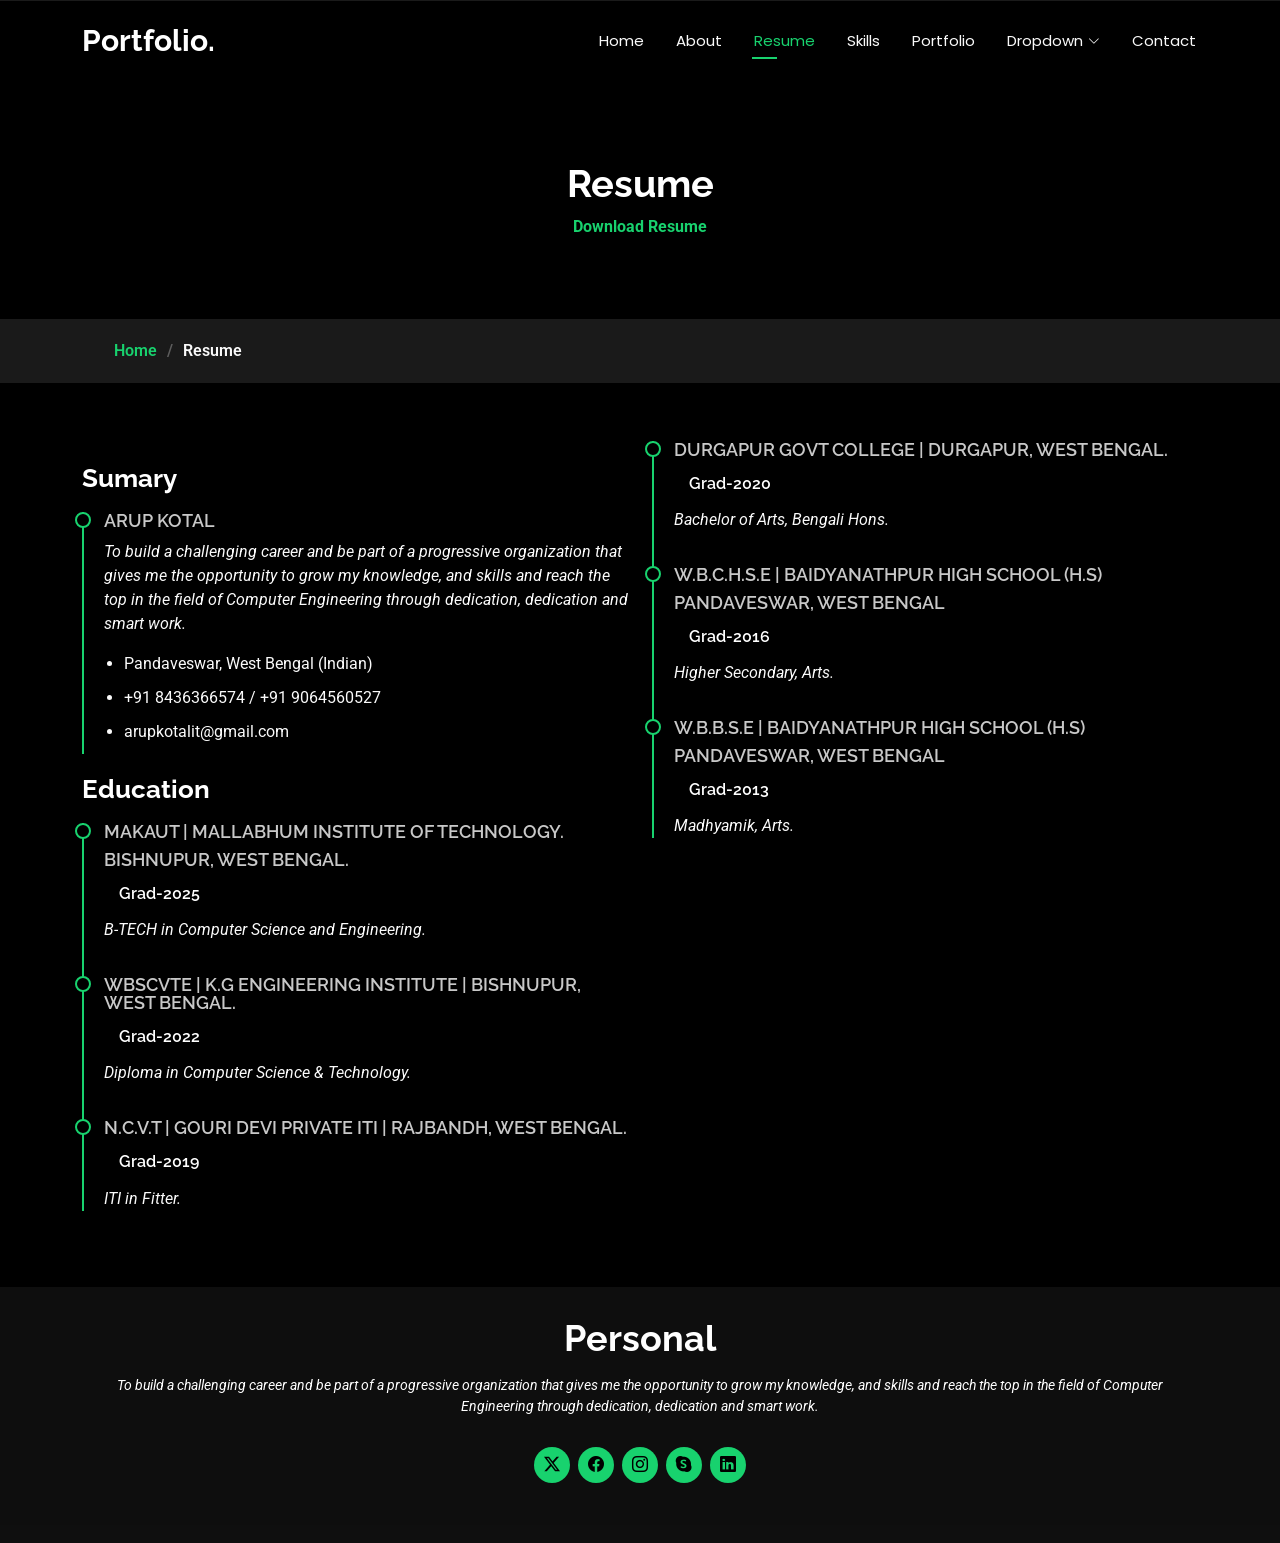
<file: resume.html>
<!DOCTYPE html>
<html lang="en">

<head>
  <meta charset="utf-8">
  <meta content="width=device-width, initial-scale=1.0" name="viewport">
  <title>My Resume.</title>
  <meta name="description" content="">
  <meta name="keywords" content="">

  <!-- Favicons -->
  <link href="assets/img/favicon-r.ico" rel="icon">
  <link href="assets/img/apple-touch-icon-r.png" rel="apple-touch-icon-r">

  <!-- Fonts -->
  <link href="https://fonts.googleapis.com" rel="preconnect">
  <link href="https://fonts.gstatic.com" rel="preconnect" crossorigin>
  <link href="https://fonts.googleapis.com/css2?family=Roboto:ital,wght@0,100;0,300;0,400;0,500;0,700;0,900;1,100;1,300;1,400;1,500;1,700;1,900&family=Poppins:ital,wght@0,100;0,200;0,300;0,400;0,500;0,600;0,700;0,800;0,900;1,100;1,200;1,300;1,400;1,500;1,600;1,700;1,800;1,900&family=Raleway:ital,wght@0,100;0,200;0,300;0,400;0,500;0,600;0,700;0,800;0,900;1,100;1,200;1,300;1,400;1,500;1,600;1,700;1,800;1,900&display=swap" rel="stylesheet">

  <!-- Vendor CSS Files -->
  <link href="assets/vendor/bootstrap/css/bootstrap.min.css" rel="stylesheet">
  <link href="assets/vendor/bootstrap-icons/bootstrap-icons.css" rel="stylesheet">
  <link href="assets/vendor/aos/aos.css" rel="stylesheet">
  <link href="assets/vendor/swiper/swiper-bundle.min.css" rel="stylesheet">
  <link href="assets/vendor/glightbox/css/glightbox.min.css" rel="stylesheet">

  <!-- Main CSS File -->
  <link href="assets/css/main.css" rel="stylesheet">

</head>

<body class="resume-page">

  <header id="header" class="header d-flex align-items-center fixed-top">
    <div class="container-fluid container-xl position-relative d-flex align-items-center justify-content-between">

      <a href="index.html" class="logo d-flex align-items-center">
        <!-- Uncomment the line below if you also wish to use an image logo -->
        <!-- <img src="assets/img/logo.webp" alt=""> -->
        <h1 class="sitename">Portfolio.</h1>
      </a>

      <nav id="navmenu" class="navmenu">
        <ul>
          <li><a href="index.html">Home</a></li>
          <li><a href="about.html">About</a></li>
          <li><a href="resume.html" class="active">Resume</a></li>
          <li><a href="skills.html">Skills</a></li>
          <li><a href="portfolio.html">Portfolio</a></li>
          <li class="dropdown"><a href="#"><span>Dropdown</span> <i class="bi bi-chevron-down toggle-dropdown"></i></a>
            <ul>
              <li><a href="#">Dropdown 1</a></li>
              <li class="dropdown"><a href="#"><span>Deep Dropdown</span> <i class="bi bi-chevron-down toggle-dropdown"></i></a>
                <ul>
                  <li><a href="#">Deep Dropdown 1</a></li>
                  <li><a href="#">Deep Dropdown 2</a></li>
                  <li><a href="#">Deep Dropdown 3</a></li>
                  <li><a href="#">Deep Dropdown 4</a></li>
                  <li><a href="#">Deep Dropdown 5</a></li>
                </ul>
              </li>
              <li><a href="#">Dropdown 2</a></li>
              <li><a href="#">Dropdown 3</a></li>
              <li><a href="#">Dropdown 4</a></li>
            </ul>
          </li>
          <li><a href="contact.html">Contact</a></li>
        </ul>
        <i class="mobile-nav-toggle d-xl-none bi bi-list"></i>
      </nav>

    </div>
  </header>

  <main class="main">

    <!-- Page Title -->
    <div class="page-title" data-aos="fade">
      <div class="heading">
        <div class="container">
          <div class="row d-flex justify-content-center text-center">
            <div class="col-lg-8">
              <h1>Resume</h1>
               <a href="https://drive.google.com/file/d/1_1VDzWlYR9SgPTFNAcZMoN9b6WxUmImv/view?usp=drive_link" class="button"><abba title="click to visit"> <b>Download Resume</b></abba> </a>
            </div>
          </div>
        </div>
      </div>
      <nav class="breadcrumbs">
        <div class="container">
          <ol>
            <li><a href="index.html">Home</a></li>
            <li class="current">Resume</li>
          </ol>
        </div>
      </nav>
    </div><!-- End Page Title -->

    <!-- Resume Section -->
    <section id="resume" class="resume section">

      <div class="container">

        <div class="row">

          <div class="col-lg-6" data-aos="fade-up" data-aos-delay="100">
            <h3 class="resume-title">Sumary</h3>

            <div class="resume-item pb-0">
              <h4>Arup Kotal</h4>
              <p><em>To build a challenging career and be part of a progressive organization that gives me the opportunity to grow my knowledge, and skills and reach the top in the field of Computer Engineering through dedication, dedication and smart work.</em></p>
              <ul>
                <li>Pandaveswar, West Bengal (Indian)</li>
                <li>+91 8436366574 / +91 9064560527</li>
                <li>arupkotalit@gmail.com</li>
              </ul>
            </div><!-- End Resume Item -->

            <h3 class="resume-title">Education</h3>
            <div class="resume-item">
              <h4>MAKAUT | Mallabhum Institute of Technology.</h4>
              <h4>Bishnupur, West Bengal.</h4>
              <h5>Grad-2025</h5>
              <p><em>B-TECH in Computer Science and Engineering.</em></p>
            </div><!-- End Resume Item -->

            <div class="resume-item">
              <h4>WBSCVTE | K.G Engineering Institute | Bishnupur, West Bengal.</h4>
              <h5>Grad-2022</h5>
              <p><em>Diploma in Computer Science & Technology.</em></p>
            </div><!-- End Resume Item -->

            <div class="resume-item">
              <h4>N.C.V.T | Gouri Devi Private ITI | Rajbandh, West Bengal.</h4>
              <h5>Grad-2019</h5>
              <p><em>ITI in Fitter.</em></p>
            </div><!-- End Resume Item -->

          </div>

          <div class="col-lg-6" data-aos="fade-up" data-aos-delay="200">
            <div class="resume-item">
              <h4>Durgapur Govt College | Durgapur, West Bengal.</h4>
              <h5>Grad-2020</h5>
              <p><em>Bachelor of Arts, Bengali Hons.</em></p>
            </div><!-- End Resume Item -->

            <div class="resume-item">
              <h4>W.B.C.H.S.E | Baidyanathpur High School (H.S)</h4>
              <h4>Pandaveswar, West Bengal</h4>
              <h5>Grad-2016</h5>
              <p><em>Higher Secondary, Arts.</em></p>
            </div>
            <!-- End Resume Item -->

            <div class="resume-item">
              <h4>W.B.B.S.E | Baidyanathpur High School (H.S)</h4>
              <h4>Pandaveswar, West Bengal</h4>
              <h5>Grad-2013</h5>
              <p><em>Madhyamik, Arts.</em></p>
            </div><!-- End Resume Item -->

          </div>

        </div>

      </div>

    </section><!-- /Resume Section -->

  </main>

  <footer id="footer" class="footer dark-background">
    <div class="container">
      <h3 class="sitename">Personal</h3>
      <p>To build a challenging career and be part of a progressive organization that gives me the opportunity to grow my knowledge, and skills and reach the top in the field of Computer Engineering through dedication, dedication and smart work.</p>
      <div class="social-links d-flex justify-content-center">
        <a href="https://x.com/i/flow/login"><i class="bi bi-twitter-x"></i></a>
        <a href="https://www.facebook.com/arup.kotal.73"><i class="bi bi-facebook"></i></a>
        <a href="https://www.instagram.com/arup_01_official_/"><i class="bi bi-instagram"></i></a>
        <a href="https://secure.skype.com/portal/overview"><i class="bi bi-skype"></i></a>
        <a href="https://www.linkedin.com/in/arup-kotal"><i class="bi bi-linkedin"></i></a>
      </div>
    
    </div>
  </footer>

  <!-- Scroll Top -->
  <a href="#" id="scroll-top" class="scroll-top d-flex align-items-center justify-content-center"><i class="bi bi-arrow-up-short"></i></a>

  <!-- Preloader -->
  <div id="preloader"></div>

  <!-- Vendor JS Files -->
  <script src="assets/vendor/bootstrap/js/bootstrap.bundle.min.js"></script>
  <script src="assets/vendor/php-email-form/validate.js"></script>
  <script src="assets/vendor/aos/aos.js"></script>
  <script src="assets/vendor/typed.js/typed.umd.js"></script>
  <script src="assets/vendor/purecounter/purecounter_vanilla.js"></script>
  <script src="assets/vendor/waypoints/noframework.waypoints.js"></script>
  <script src="assets/vendor/swiper/swiper-bundle.min.js"></script>
  <script src="assets/vendor/glightbox/js/glightbox.min.js"></script>
  <script src="assets/vendor/imagesloaded/imagesloaded.pkgd.min.js"></script>
  <script src="assets/vendor/isotope-layout/isotope.pkgd.min.js"></script>

  <!-- Main JS File -->
  <script src="assets/js/main.js"></script>

</body>

</html>
</file>
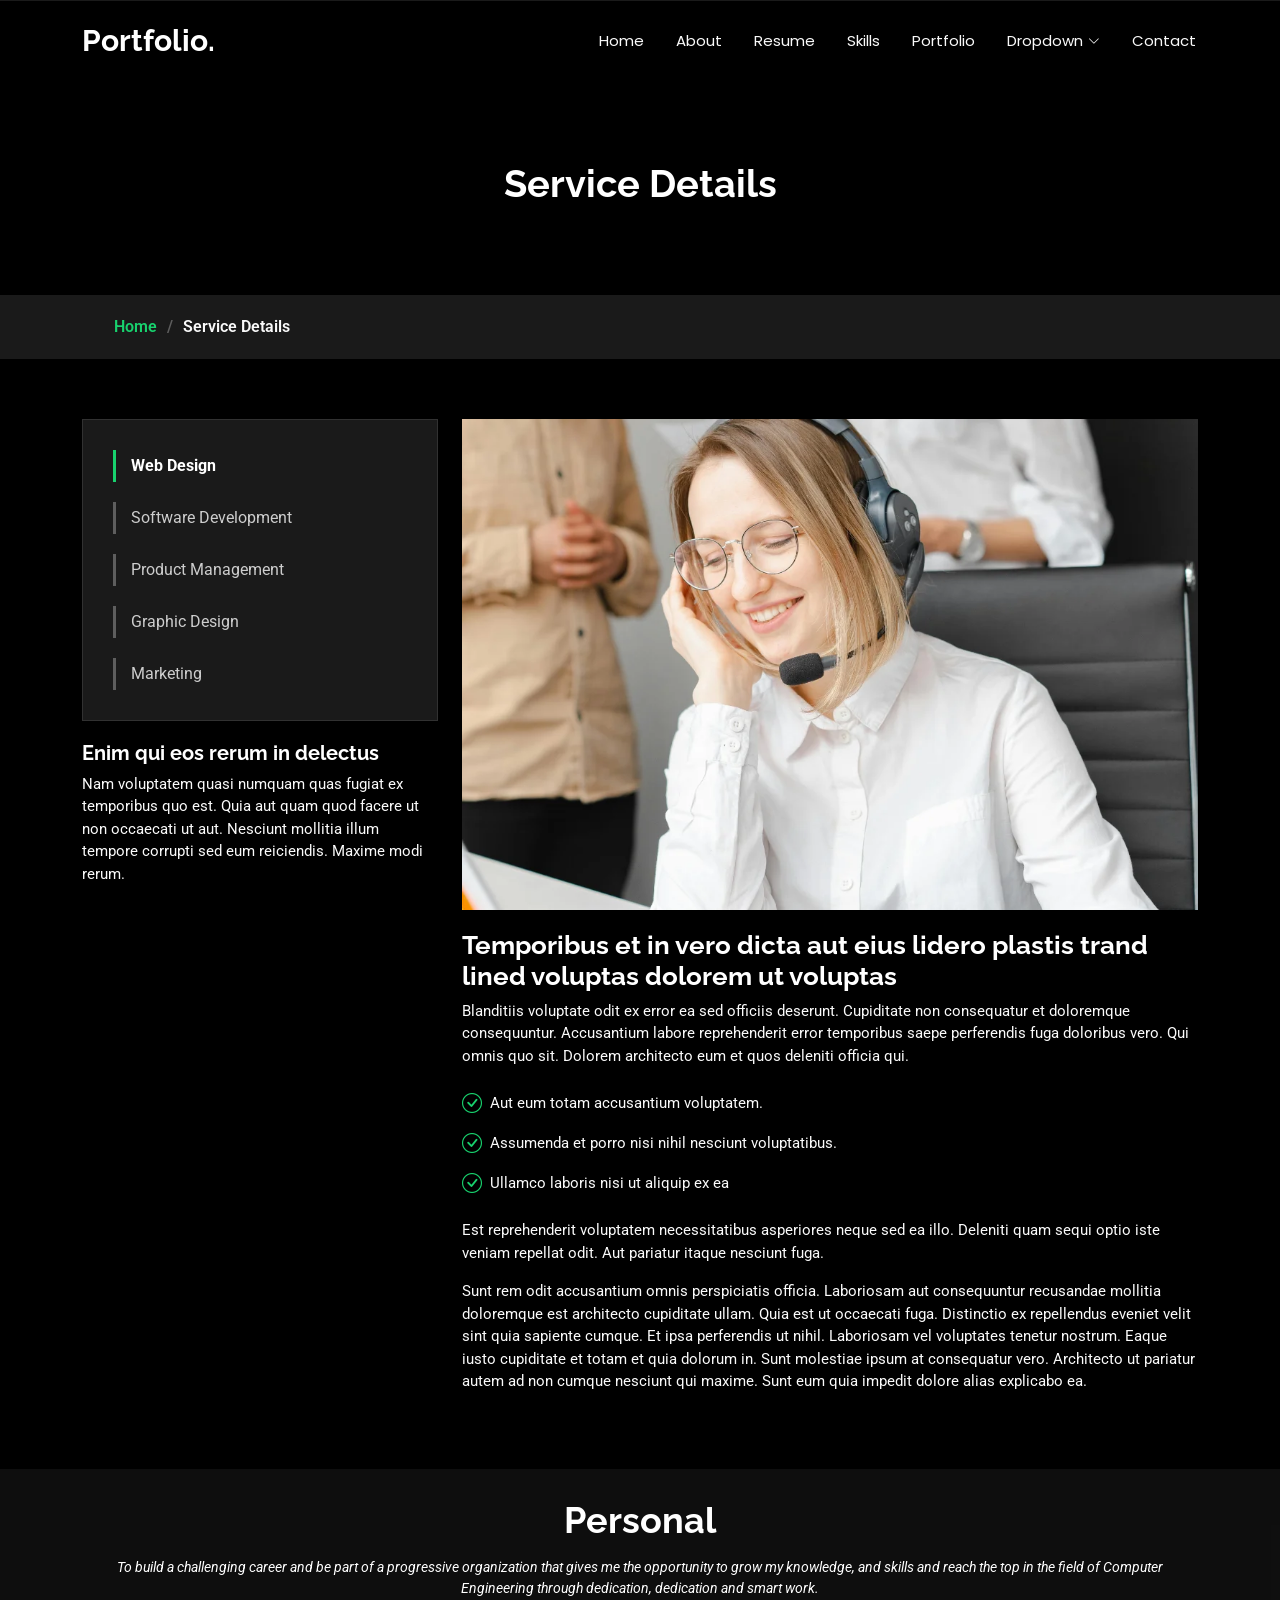
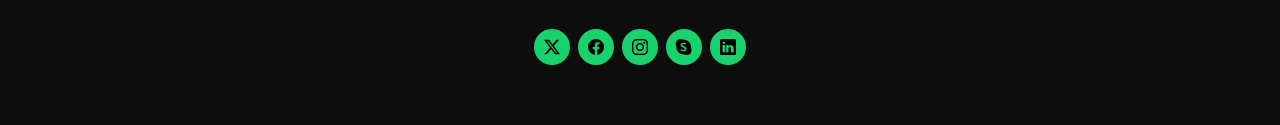
<file: service-details.html>
<!DOCTYPE html>
<html lang="en">

<head>
  <meta charset="utf-8">
  <meta content="width=device-width, initial-scale=1.0" name="viewport">
  <title> My Skills Details.</title>
  <meta name="description" content="">
  <meta name="keywords" content="">

  <!-- Favicons -->
  <link href="assets/img/favicon.png" rel="icon">
  <link href="assets/img/apple-touch-icon.png" rel="apple-touch-icon">

  <!-- Fonts -->
  <link href="https://fonts.googleapis.com" rel="preconnect">
  <link href="https://fonts.gstatic.com" rel="preconnect" crossorigin>
  <link href="https://fonts.googleapis.com/css2?family=Roboto:ital,wght@0,100;0,300;0,400;0,500;0,700;0,900;1,100;1,300;1,400;1,500;1,700;1,900&family=Poppins:ital,wght@0,100;0,200;0,300;0,400;0,500;0,600;0,700;0,800;0,900;1,100;1,200;1,300;1,400;1,500;1,600;1,700;1,800;1,900&family=Raleway:ital,wght@0,100;0,200;0,300;0,400;0,500;0,600;0,700;0,800;0,900;1,100;1,200;1,300;1,400;1,500;1,600;1,700;1,800;1,900&display=swap" rel="stylesheet">

  <!-- Vendor CSS Files -->
  <link href="assets/vendor/bootstrap/css/bootstrap.min.css" rel="stylesheet">
  <link href="assets/vendor/bootstrap-icons/bootstrap-icons.css" rel="stylesheet">
  <link href="assets/vendor/aos/aos.css" rel="stylesheet">
  <link href="assets/vendor/swiper/swiper-bundle.min.css" rel="stylesheet">
  <link href="assets/vendor/glightbox/css/glightbox.min.css" rel="stylesheet">

  <!-- Main CSS File -->
  <link href="assets/css/main.css" rel="stylesheet">

</head>

<body class="service-details-page">

  <header id="header" class="header d-flex align-items-center fixed-top">
    <div class="container-fluid container-xl position-relative d-flex align-items-center justify-content-between">

      <a href="index.html" class="logo d-flex align-items-center">
        <!-- Uncomment the line below if you also wish to use an image logo -->
        <!-- <img src="assets/img/logo.webp" alt=""> -->
        <h1 class="sitename">Portfolio.</h1>
      </a>

      <nav id="navmenu" class="navmenu">
        <ul>
          <li><a href="index.html">Home</a></li>
          <li><a href="about.html">About</a></li>
          <li><a href="resume.html">Resume</a></li>
          <li><a href="skills.html">Skills</a></li>
          <li><a href="portfolio.html">Portfolio</a></li>
          <li class="dropdown"><a href="#"><span>Dropdown</span> <i class="bi bi-chevron-down toggle-dropdown"></i></a>
            <ul>
              <li><a href="#">Dropdown 1</a></li>
              <li class="dropdown"><a href="#"><span>Deep Dropdown</span> <i class="bi bi-chevron-down toggle-dropdown"></i></a>
                <ul>
                  <li><a href="#">Deep Dropdown 1</a></li>
                  <li><a href="#">Deep Dropdown 2</a></li>
                  <li><a href="#">Deep Dropdown 3</a></li>
                  <li><a href="#">Deep Dropdown 4</a></li>
                  <li><a href="#">Deep Dropdown 5</a></li>
                </ul>
              </li>
              <li><a href="#">Dropdown 2</a></li>
              <li><a href="#">Dropdown 3</a></li>
              <li><a href="#">Dropdown 4</a></li>
            </ul>
          </li>
          <li><a href="contact.html">Contact</a></li>
        </ul>
        <i class="mobile-nav-toggle d-xl-none bi bi-list"></i>
      </nav>

    </div>
  </header>

  <main class="main">

    <!-- Page Title -->
    <div class="page-title" data-aos="fade">
      <div class="heading">
        <div class="container">
          <div class="row d-flex justify-content-center text-center">
            <div class="col-lg-8">
              <h1>Service Details</h1>
            </div>
          </div>
        </div>
      </div>
      <nav class="breadcrumbs">
        <div class="container">
          <ol>
            <li><a href="index.html">Home</a></li>
            <li class="current">Service Details</li>
          </ol>
        </div>
      </nav>
    </div><!-- End Page Title -->

    <!-- Service Details Section -->
    <section id="service-details" class="service-details section">

      <div class="container">

        <div class="row gy-4">

          <div class="col-lg-4" data-aos="fade-up" data-aos-delay="100">
            <div class="services-list">
              <a href="#" class="active">Web Design</a>
              <a href="#">Software Development</a>
              <a href="#">Product Management</a>
              <a href="#">Graphic Design</a>
              <a href="#">Marketing</a>
            </div>

            <h4>Enim qui eos rerum in delectus</h4>
            <p>Nam voluptatem quasi numquam quas fugiat ex temporibus quo est. Quia aut quam quod facere ut non occaecati ut aut. Nesciunt mollitia illum tempore corrupti sed eum reiciendis. Maxime modi rerum.</p>
          </div>

          <div class="col-lg-8" data-aos="fade-up" data-aos-delay="200">
            <img src="assets/img/services/services-4.webp" alt="" class="img-fluid services-img">
            <h3>Temporibus et in vero dicta aut eius lidero plastis trand lined voluptas dolorem ut voluptas</h3>
            <p>
              Blanditiis voluptate odit ex error ea sed officiis deserunt. Cupiditate non consequatur et doloremque consequuntur. Accusantium labore reprehenderit error temporibus saepe perferendis fuga doloribus vero. Qui omnis quo sit. Dolorem architecto eum et quos deleniti officia qui.
            </p>
            <ul>
              <li><i class="bi bi-check-circle"></i> <span>Aut eum totam accusantium voluptatem.</span></li>
              <li><i class="bi bi-check-circle"></i> <span>Assumenda et porro nisi nihil nesciunt voluptatibus.</span></li>
              <li><i class="bi bi-check-circle"></i> <span>Ullamco laboris nisi ut aliquip ex ea</span></li>
            </ul>
            <p>
              Est reprehenderit voluptatem necessitatibus asperiores neque sed ea illo. Deleniti quam sequi optio iste veniam repellat odit. Aut pariatur itaque nesciunt fuga.
            </p>
            <p>
              Sunt rem odit accusantium omnis perspiciatis officia. Laboriosam aut consequuntur recusandae mollitia doloremque est architecto cupiditate ullam. Quia est ut occaecati fuga. Distinctio ex repellendus eveniet velit sint quia sapiente cumque. Et ipsa perferendis ut nihil. Laboriosam vel voluptates tenetur nostrum. Eaque iusto cupiditate et totam et quia dolorum in. Sunt molestiae ipsum at consequatur vero. Architecto ut pariatur autem ad non cumque nesciunt qui maxime. Sunt eum quia impedit dolore alias explicabo ea.
            </p>
          </div>

        </div>

      </div>

    </section><!-- /Service Details Section -->

  </main>

  <footer id="footer" class="footer dark-background">
    <div class="container">
      <h3 class="sitename">Personal</h3>
      <p>To build a challenging career and be part of a progressive organization that gives me the opportunity to grow my knowledge, and skills and reach the top in the field of Computer Engineering through dedication, dedication and smart work.</p>
      <div class="social-links d-flex justify-content-center">
        <a href="https://x.com/i/flow/login"><i class="bi bi-twitter-x"></i></a>
        <a href="https://www.facebook.com/arup.kotal.73"><i class="bi bi-facebook"></i></a>
        <a href="https://www.instagram.com/arup_01_official_/"><i class="bi bi-instagram"></i></a>
        <a href="https://secure.skype.com/portal/overview"><i class="bi bi-skype"></i></a>
        <a href="https://www.linkedin.com/in/arup-kotal"><i class="bi bi-linkedin"></i></a>
      </div>

    </div>
  </footer>

  <!-- Scroll Top -->
  <a href="#" id="scroll-top" class="scroll-top d-flex align-items-center justify-content-center"><i class="bi bi-arrow-up-short"></i></a>

  <!-- Preloader -->
  <div id="preloader"></div>

  <!-- Vendor JS Files -->
  <script src="assets/vendor/bootstrap/js/bootstrap.bundle.min.js"></script>
  <script src="assets/vendor/php-email-form/validate.js"></script>
  <script src="assets/vendor/aos/aos.js"></script>
  <script src="assets/vendor/typed.js/typed.umd.js"></script>
  <script src="assets/vendor/purecounter/purecounter_vanilla.js"></script>
  <script src="assets/vendor/waypoints/noframework.waypoints.js"></script>
  <script src="assets/vendor/swiper/swiper-bundle.min.js"></script>
  <script src="assets/vendor/glightbox/js/glightbox.min.js"></script>
  <script src="assets/vendor/imagesloaded/imagesloaded.pkgd.min.js"></script>
  <script src="assets/vendor/isotope-layout/isotope.pkgd.min.js"></script>

  <!-- Main JS File -->
  <script src="assets/js/main.js"></script>

</body>

</html>
</file>
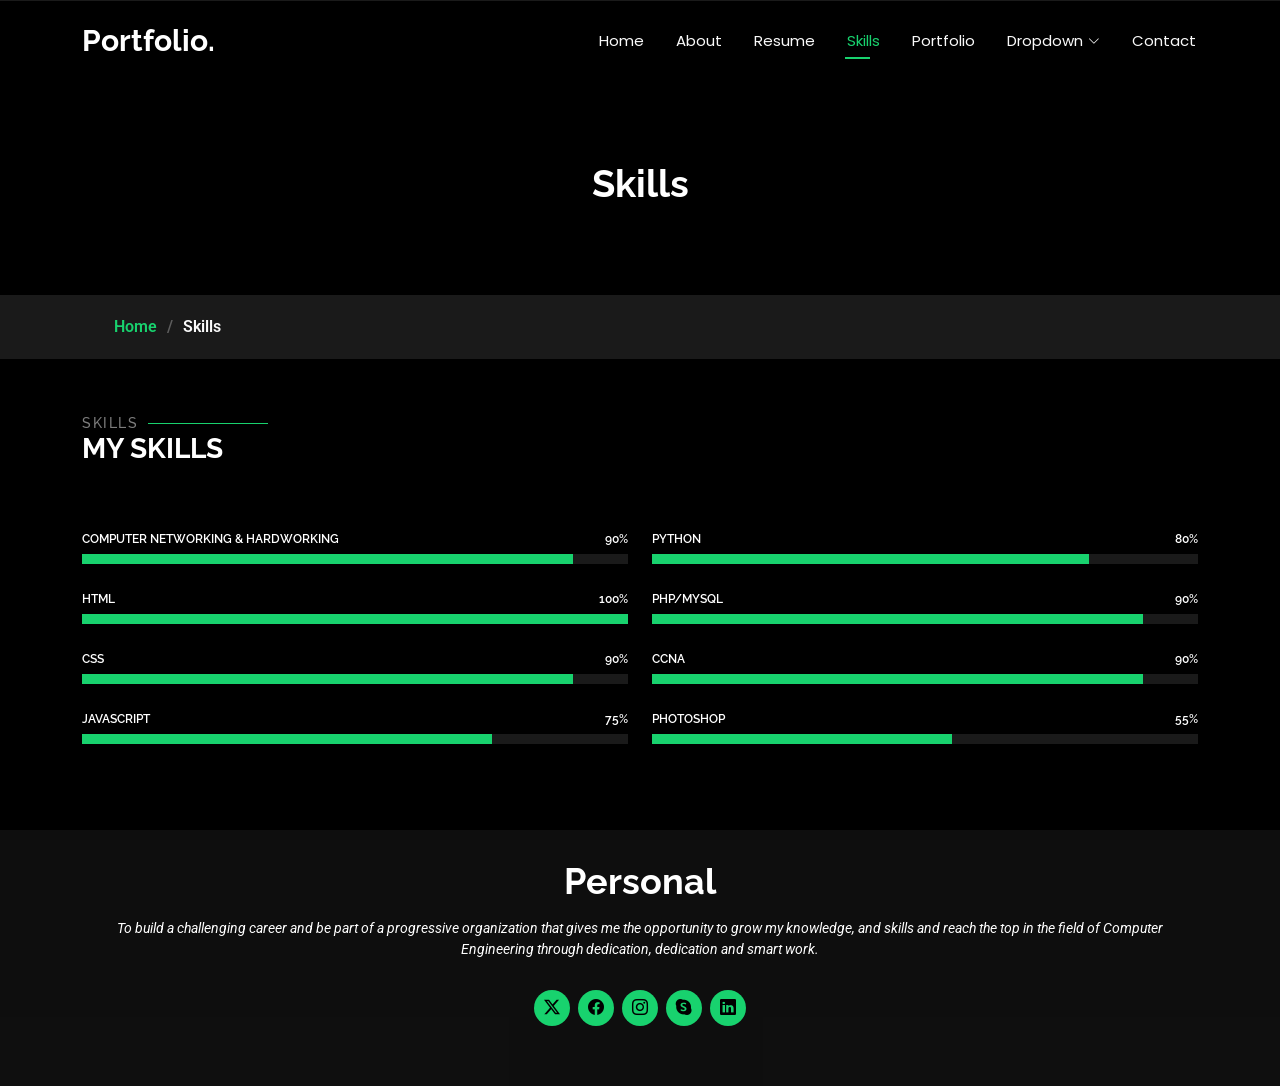
<file: skills.html>
<!DOCTYPE html>
<html lang="en">

<head>
  <meta charset="utf-8">
  <meta content="width=device-width, initial-scale=1.0" name="viewport">
  <title>Skills.</title>
  <meta name="description" content="">
  <meta name="keywords" content="">

  <!-- Favicons -->
  <link href="assets/img/favicon-s.ico" rel="icon">
  <link href="assets/img/apple-touch-icon-s.png" rel="apple-touch-icon-s">

  <!-- Fonts -->
  <link href="https://fonts.googleapis.com" rel="preconnect">
  <link href="https://fonts.gstatic.com" rel="preconnect" crossorigin>
  <link href="https://fonts.googleapis.com/css2?family=Roboto:ital,wght@0,100;0,300;0,400;0,500;0,700;0,900;1,100;1,300;1,400;1,500;1,700;1,900&family=Poppins:ital,wght@0,100;0,200;0,300;0,400;0,500;0,600;0,700;0,800;0,900;1,100;1,200;1,300;1,400;1,500;1,600;1,700;1,800;1,900&family=Raleway:ital,wght@0,100;0,200;0,300;0,400;0,500;0,600;0,700;0,800;0,900;1,100;1,200;1,300;1,400;1,500;1,600;1,700;1,800;1,900&display=swap" rel="stylesheet">

  <!-- Vendor CSS Files -->
  <link href="assets/vendor/bootstrap/css/bootstrap.min.css" rel="stylesheet">
  <link href="assets/vendor/bootstrap-icons/bootstrap-icons.css" rel="stylesheet">
  <link href="assets/vendor/aos/aos.css" rel="stylesheet">
  <link href="assets/vendor/swiper/swiper-bundle.min.css" rel="stylesheet">
  <link href="assets/vendor/glightbox/css/glightbox.min.css" rel="stylesheet">

  <!-- Main CSS File -->
  <link href="assets/css/main.css" rel="stylesheet">

</head>

<body class="services-page">

  <header id="header" class="header d-flex align-items-center fixed-top">
    <div class="container-fluid container-xl position-relative d-flex align-items-center justify-content-between">

      <a href="index.html" class="logo d-flex align-items-center">
        <!-- Uncomment the line below if you also wish to use an image logo -->
        <!-- <img src="assets/img/logo.webp" alt=""> -->
        <h1 class="sitename">Portfolio.</h1>
      </a>

      <nav id="navmenu" class="navmenu">
        <ul>
          <li><a href="index.html">Home</a></li>
          <li><a href="about.html">About</a></li>
          <li><a href="resume.html">Resume</a></li>
          <li><a href="skills.html" class="active">Skills</a></li>
          <li><a href="portfolio.html">Portfolio</a></li>
          <li class="dropdown"><a href="#"><span>Dropdown</span> <i class="bi bi-chevron-down toggle-dropdown"></i></a>
            <ul>
              <li><a href="#">Dropdown 1</a></li>
              <li class="dropdown"><a href="#"><span>Deep Dropdown</span> <i class="bi bi-chevron-down toggle-dropdown"></i></a>
                <ul>
                  <li><a href="#">Deep Dropdown 1</a></li>
                  <li><a href="#">Deep Dropdown 2</a></li>
                  <li><a href="#">Deep Dropdown 3</a></li>
                  <li><a href="#">Deep Dropdown 4</a></li>
                  <li><a href="#">Deep Dropdown 5</a></li>
                </ul>
              </li>
              <li><a href="#">Dropdown 2</a></li>
              <li><a href="#">Dropdown 3</a></li>
              <li><a href="#">Dropdown 4</a></li>
            </ul>
          </li>
          <li><a href="contact.html">Contact</a></li>
        </ul>
        <i class="mobile-nav-toggle d-xl-none bi bi-list"></i>
      </nav>

    </div>
  </header>

  <main class="main">

    <!-- Page Title -->
    <div class="page-title" data-aos="fade">
      <div class="heading">
        <div class="container">
          <div class="row d-flex justify-content-center text-center">
            <div class="col-lg-8">
              <h1>Skills</h1>
            </div>
          </div>
        </div>
      </div>
      <nav class="breadcrumbs">
        <div class="container">
          <ol>
            <li><a href="index.html">Home</a></li>
            <li class="current">Skills</li>
          </ol>
        </div>
      </nav>
    </div><!-- End Page Title -->

     <!-- Skills Section -->
    <section id="skills" class="skills section">

      <!-- Section Title -->
      <div class="container section-title" data-aos="fade-up">
        <h2>Skills</h2>
        <div><span>My</span> <span class="description-title">Skills</span></div>
      </div><!-- End Section Title -->

      <div class="container" data-aos="fade-up" data-aos-delay="100">

        <div class="row skills-content skills-animation">

          <div class="col-lg-6">

          <div class="progress">
              <span class="skill"><span>Computer Networking & Hardworking</span> <i class="val">90%</i></span>
              <div class="progress-bar-wrap">
                <div class="progress-bar" role="progressbar" aria-valuenow="90" aria-valuemin="0" aria-valuemax="100"></div>
              </div>
            </div><!-- End Skills Item -->

            <div class="progress">
              <span class="skill"><span>HTML</span> <i class="val">100%</i></span>
              <div class="progress-bar-wrap">
                <div class="progress-bar" role="progressbar" aria-valuenow="100" aria-valuemin="0" aria-valuemax="100"></div>
              </div>
            </div><!-- End Skills Item -->

            <div class="progress">
              <span class="skill"><span>CSS</span> <i class="val">90%</i></span>
              <div class="progress-bar-wrap">
                <div class="progress-bar" role="progressbar" aria-valuenow="90" aria-valuemin="0" aria-valuemax="100"></div>
              </div>
            </div><!-- End Skills Item -->

            <div class="progress">
              <span class="skill"><span>JavaScript</span> <i class="val">75%</i></span>
              <div class="progress-bar-wrap">
                <div class="progress-bar" role="progressbar" aria-valuenow="75" aria-valuemin="0" aria-valuemax="100"></div>
              </div>
            </div><!-- End Skills Item -->

          </div>

          <div class="col-lg-6">

            <div class="progress">
              <span class="skill"><span>Python</span> <i class="val">80%</i></span>
              <div class="progress-bar-wrap">
                <div class="progress-bar" role="progressbar" aria-valuenow="80" aria-valuemin="0" aria-valuemax="100"></div>
              </div>
            </div><!-- End Skills Item -->

            <div class="progress">
              <span class="skill"><span>PHP/MySql</span> <i class="val">90%</i></span>
              <div class="progress-bar-wrap">
                <div class="progress-bar" role="progressbar" aria-valuenow="90" aria-valuemin="0" aria-valuemax="100"></div>
              </div>
            </div><!-- End Skills Item -->

            <div class="progress">
              <span class="skill"><span>CCNA</span> <i class="val">90%</i></span>
              <div class="progress-bar-wrap">
                <div class="progress-bar" role="progressbar" aria-valuenow="90" aria-valuemin="0" aria-valuemax="100"></div>
              </div>
            </div><!-- End Skills Item -->

            <div class="progress">
              <span class="skill"><span>Photoshop</span> <i class="val">55%</i></span>
              <div class="progress-bar-wrap">
                <div class="progress-bar" role="progressbar" aria-valuenow="55" aria-valuemin="0" aria-valuemax="100"></div>
              </div>
            </div><!-- End Skills Item -->
            

          </div>

        </div>

      </div>

    </section><!-- /Skills Section -->

  </main>

  <footer id="footer" class="footer dark-background">
    <div class="container">
      <h3 class="sitename">Personal</h3>
      <p>To build a challenging career and be part of a progressive organization that gives me the opportunity to grow my knowledge, and skills and reach the top in the field of Computer Engineering through dedication, dedication and smart work.</p>
      <div class="social-links d-flex justify-content-center">
        <a href="https://x.com/i/flow/login"><i class="bi bi-twitter-x"></i></a>
        <a href="https://www.facebook.com/arup.kotal.73"><i class="bi bi-facebook"></i></a>
        <a href="https://www.instagram.com/arup_01_official_/"><i class="bi bi-instagram"></i></a>
        <a href="https://secure.skype.com/portal/overview"><i class="bi bi-skype"></i></a>
        <a href="https://www.linkedin.com/in/arup-kotal"><i class="bi bi-linkedin"></i></a>
      </div>
   
    </div>
  </footer>

  <!-- Scroll Top -->
  <a href="#" id="scroll-top" class="scroll-top d-flex align-items-center justify-content-center"><i class="bi bi-arrow-up-short"></i></a>

  <!-- Preloader -->
  <div id="preloader"></div>

  <!-- Vendor JS Files -->
  <script src="assets/vendor/bootstrap/js/bootstrap.bundle.min.js"></script>
  <script src="assets/vendor/php-email-form/validate.js"></script>
  <script src="assets/vendor/aos/aos.js"></script>
  <script src="assets/vendor/typed.js/typed.umd.js"></script>
  <script src="assets/vendor/purecounter/purecounter_vanilla.js"></script>
  <script src="assets/vendor/waypoints/noframework.waypoints.js"></script>
  <script src="assets/vendor/swiper/swiper-bundle.min.js"></script>
  <script src="assets/vendor/glightbox/js/glightbox.min.js"></script>
  <script src="assets/vendor/imagesloaded/imagesloaded.pkgd.min.js"></script>
  <script src="assets/vendor/isotope-layout/isotope.pkgd.min.js"></script>

  <!-- Main JS File -->
  <script src="assets/js/main.js"></script>

</body>

</html>
</file>
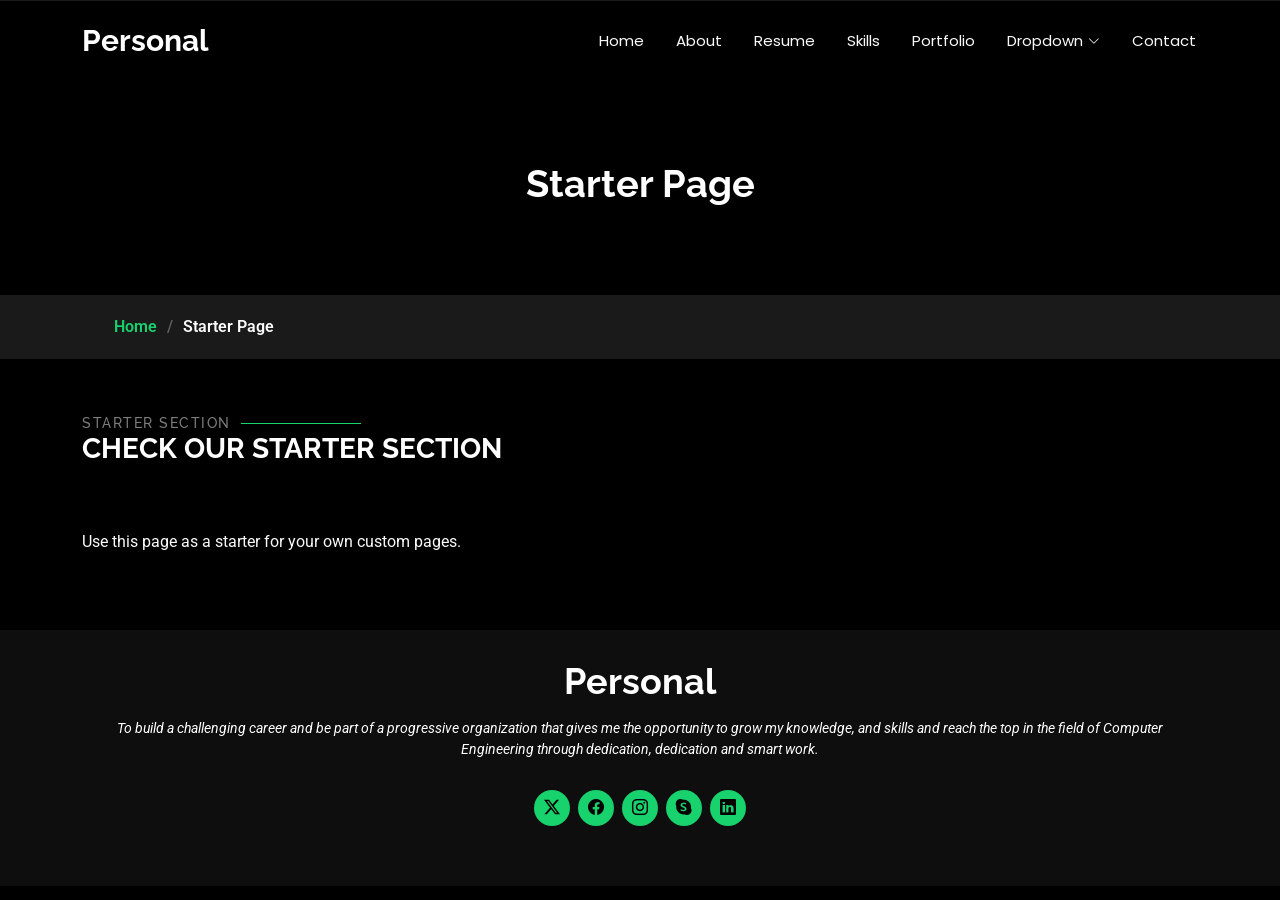
<file: starter-page.html>
<!DOCTYPE html>
<html lang="en">

<head>
  <meta charset="utf-8">
  <meta content="width=device-width, initial-scale=1.0" name="viewport">
  <title>Starter Page.</title>
  <meta name="description" content="">
  <meta name="keywords" content="">

  <!-- Favicons -->
  <link href="assets/img/favicon.png" rel="icon">
  <link href="assets/img/apple-touch-icon.png" rel="apple-touch-icon">

  <!-- Fonts -->
  <link href="https://fonts.googleapis.com" rel="preconnect">
  <link href="https://fonts.gstatic.com" rel="preconnect" crossorigin>
  <link href="https://fonts.googleapis.com/css2?family=Roboto:ital,wght@0,100;0,300;0,400;0,500;0,700;0,900;1,100;1,300;1,400;1,500;1,700;1,900&family=Poppins:ital,wght@0,100;0,200;0,300;0,400;0,500;0,600;0,700;0,800;0,900;1,100;1,200;1,300;1,400;1,500;1,600;1,700;1,800;1,900&family=Raleway:ital,wght@0,100;0,200;0,300;0,400;0,500;0,600;0,700;0,800;0,900;1,100;1,200;1,300;1,400;1,500;1,600;1,700;1,800;1,900&display=swap" rel="stylesheet">

  <!-- Vendor CSS Files -->
  <link href="assets/vendor/bootstrap/css/bootstrap.min.css" rel="stylesheet">
  <link href="assets/vendor/bootstrap-icons/bootstrap-icons.css" rel="stylesheet">
  <link href="assets/vendor/aos/aos.css" rel="stylesheet">
  <link href="assets/vendor/swiper/swiper-bundle.min.css" rel="stylesheet">
  <link href="assets/vendor/glightbox/css/glightbox.min.css" rel="stylesheet">

  <!-- Main CSS File -->
  <link href="assets/css/main.css" rel="stylesheet">

</head>

<body class="starter-page-page">

  <header id="header" class="header d-flex align-items-center fixed-top">
    <div class="container-fluid container-xl position-relative d-flex align-items-center justify-content-between">

      <a href="index.html" class="logo d-flex align-items-center">
        <!-- Uncomment the line below if you also wish to use an image logo -->
        <!-- <img src="assets/img/logo.webp" alt=""> -->
        <h1 class="sitename">Personal</h1>
      </a>

      <nav id="navmenu" class="navmenu">
        <ul>
          <li><a href="index.html">Home</a></li>
          <li><a href="about.html">About</a></li>
          <li><a href="resume.html">Resume</a></li>
          <li><a href="skills.html">Skills</a></li>
          <li><a href="portfolio.html">Portfolio</a></li>
          <li class="dropdown"><a href="#"><span>Dropdown</span> <i class="bi bi-chevron-down toggle-dropdown"></i></a>
            <ul>
              <li><a href="#">Dropdown 1</a></li>
              <li class="dropdown"><a href="#"><span>Deep Dropdown</span> <i class="bi bi-chevron-down toggle-dropdown"></i></a>
                <ul>
                  <li><a href="#">Deep Dropdown 1</a></li>
                  <li><a href="#">Deep Dropdown 2</a></li>
                  <li><a href="#">Deep Dropdown 3</a></li>
                  <li><a href="#">Deep Dropdown 4</a></li>
                  <li><a href="#">Deep Dropdown 5</a></li>
                </ul>
              </li>
              <li><a href="#">Dropdown 2</a></li>
              <li><a href="#">Dropdown 3</a></li>
              <li><a href="#">Dropdown 4</a></li>
            </ul>
          </li>
          <li><a href="contact.html">Contact</a></li>
        </ul>
        <i class="mobile-nav-toggle d-xl-none bi bi-list"></i>
      </nav>

    </div>
  </header>

  <main class="main">

    <!-- Page Title -->
    <div class="page-title" data-aos="fade">
      <div class="heading">
        <div class="container">
          <div class="row d-flex justify-content-center text-center">
            <div class="col-lg-8">
              <h1>Starter Page</h1>
            </div>
          </div>
        </div>
      </div>
      <nav class="breadcrumbs">
        <div class="container">
          <ol>
            <li><a href="index.html">Home</a></li>
            <li class="current">Starter Page</li>
          </ol>
        </div>
      </nav>
    </div><!-- End Page Title -->

    <!-- Starter Section Section -->
    <section id="starter-section" class="starter-section section">

      <!-- Section Title -->
      <div class="container section-title" data-aos="fade-up">
        <h2>Starter Section</h2>
        <div><span>Check Our</span> <span class="description-title">Starter Section</span></div>
      </div><!-- End Section Title -->

      <div class="container" data-aos="fade-up">
        <p>Use this page as a starter for your own custom pages.</p>
      </div>

    </section><!-- /Starter Section Section -->

  </main>

  <footer id="footer" class="footer dark-background">
    <div class="container">
      <h3 class="sitename">Personal</h3>
      <p>To build a challenging career and be part of a progressive organization that gives me the opportunity to grow my knowledge, and skills and reach the top in the field of Computer Engineering through dedication, dedication and smart work.</p>
      <div class="social-links d-flex justify-content-center">
        <a href="https://x.com/i/flow/login"><i class="bi bi-twitter-x"></i></a>
        <a href="https://www.facebook.com/arup.kotal.73"><i class="bi bi-facebook"></i></a>
        <a href="https://www.instagram.com/arup_01_official_/"><i class="bi bi-instagram"></i></a>
        <a href="https://secure.skype.com/portal/overview"><i class="bi bi-skype"></i></a>
        <a href="https://www.linkedin.com/in/arup-kotal"><i class="bi bi-linkedin"></i></a>
      </div>
      
    </div>
  </footer>

  <!-- Scroll Top -->
  <a href="#" id="scroll-top" class="scroll-top d-flex align-items-center justify-content-center"><i class="bi bi-arrow-up-short"></i></a>

  <!-- Preloader -->
  <div id="preloader"></div>

  <!-- Vendor JS Files -->
  <script src="assets/vendor/bootstrap/js/bootstrap.bundle.min.js"></script>
  <script src="assets/vendor/php-email-form/validate.js"></script>
  <script src="assets/vendor/aos/aos.js"></script>
  <script src="assets/vendor/typed.js/typed.umd.js"></script>
  <script src="assets/vendor/purecounter/purecounter_vanilla.js"></script>
  <script src="assets/vendor/waypoints/noframework.waypoints.js"></script>
  <script src="assets/vendor/swiper/swiper-bundle.min.js"></script>
  <script src="assets/vendor/glightbox/js/glightbox.min.js"></script>
  <script src="assets/vendor/imagesloaded/imagesloaded.pkgd.min.js"></script>
  <script src="assets/vendor/isotope-layout/isotope.pkgd.min.js"></script>

  <!-- Main JS File -->
  <script src="assets/js/main.js"></script>

</body>

</html>
</file>
<file: assets/css/main.css>
/*--------------------------------------------------------------
# Font & Color Variables
# Help: https://bootstrapmade.com/color-system/
--------------------------------------------------------------*/
/* Fonts */
:root {
  --default-font: "Roboto",  system-ui, -apple-system, "Segoe UI", Roboto, "Helvetica Neue", Arial, "Noto Sans", "Liberation Sans", sans-serif, "Apple Color Emoji", "Segoe UI Emoji", "Segoe UI Symbol", "Noto Color Emoji";
  --heading-font: "Raleway",  sans-serif;
  --nav-font: "Poppins",  sans-serif;
}

/* Global Colors - The following color variables are used throughout the website. Updating them here will change the color scheme of the entire website */
:root { 
  --background-color: #000000; /* Background color for the entire website, including individual sections */
  --default-color: #fafafa; /* Default color used for the majority of the text content across the entire website */
  --heading-color: #ffffff; /* Color for headings, subheadings and title throughout the website */
  --accent-color: #18d26e; /* Accent color that represents your brand on the website. It's used for buttons, links, and other elements that need to stand out */
  --surface-color: #1a1a1a; /* The surface color is used as a background of boxed elements within sections, such as cards, icon boxes, or other elements that require a visual separation from the global background. */
  --contrast-color: #000000; /* Contrast color for text, ensuring readability against backgrounds of accent, heading, or default colors. */
}

/* Nav Menu Colors - The following color variables are used specifically for the navigation menu. They are separate from the global colors to allow for more customization options */
:root {
  --nav-color: #fafafa;  /* The default color of the main navmenu links */
  --nav-hover-color: #18d26e; /* Applied to main navmenu links when they are hovered over or active */
  --nav-mobile-background-color: #1a1a1a; /* Used as the background color for mobile navigation menu */
  --nav-dropdown-background-color: #1a1a1a; /* Used as the background color for dropdown items that appear when hovering over primary navigation items */
  --nav-dropdown-color: #fafafa; /* Used for navigation links of the dropdown items in the navigation menu. */
  --nav-dropdown-hover-color: #18d26e; /* Similar to --nav-hover-color, this color is applied to dropdown navigation links when they are hovered over. */
}

/* Color Presets - These classes override global colors when applied to any section or element, providing reuse of the sam color scheme. */

.light-background {
  --background-color: #1a1a1a;
  --surface-color: #343434;
}

.dark-background {
  --background-color: rgba(15, 15, 15, 0.975);
  --default-color: #ffffff;
  --heading-color: #ffffff;
  --surface-color: #292929f9;
  --contrast-color: #000000;
}

/* Smooth scroll */
:root {
  scroll-behavior: smooth;
}

/*--------------------------------------------------------------
# General Styling & Shared Classes
--------------------------------------------------------------*/
body {
  color: var(--default-color);
  background-color: var(--background-color);
  font-family: var(--default-font);
}

a {
  color: var(--accent-color);
  text-decoration: none;
  transition: 0.3s;
}

a:hover {
  color: color-mix(in srgb, var(--accent-color), transparent 25%);
  text-decoration: none;
}

h1,
h2,
h3,
h4,
h5,
h6 {
  color: var(--heading-color);
  font-family: var(--heading-font);
}

/* PHP Email Form Messages
------------------------------*/
.php-email-form .error-message {
  display: none;
  background: #df1529;
  color: #ffffff;
  text-align: left;
  padding: 15px;
  margin-bottom: 24px;
  font-weight: 600;
}

.php-email-form .sent-message {
  display: none;
  color: #ffffff;
  background: #059652;
  text-align: center;
  padding: 15px;
  margin-bottom: 24px;
  font-weight: 600;
}

.php-email-form .loading {
  display: none;
  background: var(--surface-color);
  text-align: center;
  padding: 15px;
  margin-bottom: 24px;
}

.php-email-form .loading:before {
  content: "";
  display: inline-block;
  border-radius: 50%;
  width: 24px;
  height: 24px;
  margin: 0 10px -6px 0;
  border: 3px solid var(--accent-color);
  border-top-color: var(--surface-color);
  animation: php-email-form-loading 1s linear infinite;
}

@keyframes php-email-form-loading {
  0% {
    transform: rotate(0deg);
  }

  100% {
    transform: rotate(360deg);
  }
}

/*--------------------------------------------------------------
# Global Header
--------------------------------------------------------------*/
.header {
  --background-color: rgba(0, 0, 0, 0);
  color: var(--default-color);
  background-color: var(--background-color);
  padding: 15px 0;
  transition: all 0.5s;
  z-index: 997;
}

.header .logo {
  line-height: 1;
}

.header .logo img {
  max-height: 32px;
  margin-right: 8px;
}

.header .logo h1 {
  font-size: 30px;
  margin: 0;
  font-weight: 700;
  color: var(--heading-color);
}

.scrolled .header {
  box-shadow: 0px 0 18px rgba(0, 0, 0, 0.1);
}

/* Global Header on Scroll
------------------------------*/
.scrolled .header {
  --background-color: rgba(0, 0, 0, 0.8);
}

/*--------------------------------------------------------------
# Navigation Menu
--------------------------------------------------------------*/
/* Desktop Navigation */
@media (min-width: 1200px) {
  .navmenu {
    padding: 0;
  }

  .navmenu ul {
    margin: 0;
    padding: 0;
    display: flex;
    list-style: none;
    align-items: center;
  }

  .navmenu li {
    position: relative;
  }

  .navmenu>ul>li {
    white-space: nowrap;
    padding: 15px 14px;
  }

  .navmenu>ul>li:last-child {
    padding-right: 0;
  }

  .navmenu a,
  .navmenu a:focus {
    color: var(--nav-color);
    font-size: 15px;
    padding: 0 2px;
    font-family: var(--nav-font);
    font-weight: 400;
    display: flex;
    align-items: center;
    justify-content: space-between;
    white-space: nowrap;
    transition: 0.3s;
    position: relative;
  }

  .navmenu a i,
  .navmenu a:focus i {
    font-size: 12px;
    line-height: 0;
    margin-left: 5px;
    transition: 0.3s;
  }

  .navmenu>ul>li>a:before {
    content: "";
    position: absolute;
    height: 2px;
    bottom: -6px;
    left: 0;
    background-color: var(--nav-hover-color);
    visibility: hidden;
    width: 0px;
    transition: all 0.3s ease-in-out 0s;
  }

  .navmenu a:hover:before,
  .navmenu li:hover>a:before,
  .navmenu .active:before {
    visibility: visible;
    width: 25px;
  }

  .navmenu li:hover>a,
  .navmenu .active,
  .navmenu .active:focus {
    color: var(--nav-hover-color);
  }

  .navmenu .dropdown ul {
    margin: 0;
    padding: 10px 0;
    background: var(--nav-dropdown-background-color);
    display: block;
    position: absolute;
    visibility: hidden;
    left: 14px;
    top: 130%;
    opacity: 0;
    transition: 0.3s;
    border-radius: 4px;
    z-index: 99;
    box-shadow: 0px 0px 30px rgba(0, 0, 0, 0.1);
  }

  .navmenu .dropdown ul li {
    min-width: 200px;
  }

  .navmenu .dropdown ul a {
    padding: 10px 20px;
    font-size: 15px;
    text-transform: none;
    color: var(--nav-dropdown-color);
  }

  .navmenu .dropdown ul a i {
    font-size: 12px;
  }

  .navmenu .dropdown ul a:hover,
  .navmenu .dropdown ul .active:hover,
  .navmenu .dropdown ul li:hover>a {
    color: var(--nav-dropdown-hover-color);
  }

  .navmenu .dropdown:hover>ul {
    opacity: 1;
    top: 100%;
    visibility: visible;
  }

  .navmenu .dropdown .dropdown ul {
    top: 0;
    left: -90%;
    visibility: hidden;
  }

  .navmenu .dropdown .dropdown:hover>ul {
    opacity: 1;
    top: 0;
    left: -100%;
    visibility: visible;
  }
}

/* Mobile Navigation */
@media (max-width: 1199px) {
  .mobile-nav-toggle {
    color: var(--nav-color);
    font-size: 28px;
    line-height: 0;
    margin-right: 10px;
    cursor: pointer;
    transition: color 0.3s;
  }

  .navmenu {
    padding: 0;
    z-index: 9997;
  }

  .navmenu ul {
    display: none;
    list-style: none;
    position: absolute;
    inset: 60px 20px 20px 20px;
    padding: 10px 0;
    margin: 0;
    border-radius: 6px;
    background-color: var(--nav-mobile-background-color);
    border: 1px solid color-mix(in srgb, var(--default-color), transparent 90%);
    box-shadow: none;
    overflow-y: auto;
    transition: 0.3s;
    z-index: 9998;
  }

  .navmenu a,
  .navmenu a:focus {
    color: var(--nav-dropdown-color);
    padding: 10px 20px;
    font-family: var(--nav-font);
    font-size: 17px;
    font-weight: 500;
    display: flex;
    align-items: center;
    justify-content: space-between;
    white-space: nowrap;
    transition: 0.3s;
  }

  .navmenu a i,
  .navmenu a:focus i {
    font-size: 12px;
    line-height: 0;
    margin-left: 5px;
    width: 30px;
    height: 30px;
    display: flex;
    align-items: center;
    justify-content: center;
    border-radius: 50%;
    transition: 0.3s;
    background-color: color-mix(in srgb, var(--accent-color), transparent 90%);
  }

  .navmenu a i:hover,
  .navmenu a:focus i:hover {
    background-color: var(--accent-color);
    color: var(--contrast-color);
  }

  .navmenu a:hover,
  .navmenu .active,
  .navmenu .active:focus {
    color: var(--nav-dropdown-hover-color);
  }

  .navmenu .active i,
  .navmenu .active:focus i {
    background-color: var(--accent-color);
    color: var(--contrast-color);
    transform: rotate(180deg);
  }

  .navmenu .dropdown ul {
    position: static;
    display: none;
    z-index: 99;
    padding: 10px 0;
    margin: 10px 20px;
    background-color: var(--nav-dropdown-background-color);
    transition: all 0.5s ease-in-out;
  }

  .navmenu .dropdown ul ul {
    background-color: rgba(33, 37, 41, 0.1);
  }

  .navmenu .dropdown>.dropdown-active {
    display: block;
    background-color: rgba(33, 37, 41, 0.03);
  }

  .mobile-nav-active {
    overflow: hidden;
  }

  .mobile-nav-active .mobile-nav-toggle {
    color: #fff;
    position: absolute;
    font-size: 32px;
    top: 15px;
    right: 15px;
    margin-right: 0;
    z-index: 9999;
  }

  .mobile-nav-active .navmenu {
    position: fixed;
    overflow: hidden;
    inset: 0;
    background: rgba(33, 37, 41, 0.8);
    transition: 0.3s;
  }

  .mobile-nav-active .navmenu>ul {
    display: block;
  }
}

/*--------------------------------------------------------------
# Global Footer
--------------------------------------------------------------*/
.footer {
  color: var(--default-color);
  background-color: var(--background-color);
  font-size: 14px;
  text-align: center;
  padding: 30px 0;
  position: relative;
}

.footer h3 {
  font-size: 36px;
  font-weight: 700;
  position: relative;
  padding: 0;
  margin: 0 0 15px 0;
}

.footer p {
  font-size: 15;
  font-style: italic;
  padding: 0;
  margin: 0 0 30px 0;
}

.footer .social-links {
  margin: 0 0 30px 0;
}

.footer .social-links a {
  font-size: 16px;
  display: flex;
  align-items: center;
  justify-content: center;
  background: var(--accent-color);
  color: var(--contrast-color);
  line-height: 1;
  margin: 0 4px;
  border-radius: 50%;
  text-align: center;
  width: 36px;
  height: 36px;
  transition: 0.3s;
}

.footer .social-links a:hover {
  background: color-mix(in srgb, var(--accent-color), transparent 20%);
  text-decoration: none;
}

.footer .copyright {
  padding-top: 25px;
  border-top: 1px solid color-mix(in srgb, var(--default-color), transparent 90%);
}

.footer .credits {
  font-size: 13px;
  padding-top: 5px;
}

/*--------------------------------------------------------------
# Preloader
--------------------------------------------------------------*/
#preloader {
  position: fixed;
  inset: 0;
  z-index: 999999;
  overflow: hidden;
  background: var(--background-color);
  transition: all 0.6s ease-out;
}

#preloader:before {
  content: "";
  position: fixed;
  top: calc(50% - 30px);
  left: calc(50% - 30px);
  border: 6px solid #ffffff;
  border-color: var(--accent-color) transparent var(--accent-color) transparent;
  border-radius: 50%;
  width: 60px;
  height: 60px;
  animation: animate-preloader 1.5s linear infinite;
}

@keyframes animate-preloader {
  0% {
    transform: rotate(0deg);
  }

  100% {
    transform: rotate(360deg);
  }
}

/*--------------------------------------------------------------
# Scroll Top Button
--------------------------------------------------------------*/
.scroll-top {
  position: fixed;
  visibility: hidden;
  opacity: 0;
  right: 15px;
  bottom: -15px;
  z-index: 99999;
  background-color: var(--accent-color);
  width: 44px;
  height: 44px;
  border-radius: 50px;
  transition: all 0.4s;
}

.scroll-top i {
  font-size: 24px;
  color: var(--contrast-color);
  line-height: 0;
}

.scroll-top:hover {
  background-color: color-mix(in srgb, var(--accent-color), transparent 20%);
  color: var(--contrast-color);
}

.scroll-top.active {
  visibility: visible;
  opacity: 1;
  bottom: 15px;
}

/*--------------------------------------------------------------
# Disable aos animation delay on mobile devices
--------------------------------------------------------------*/
@media screen and (max-width: 768px) {
  [data-aos-delay] {
    transition-delay: 0 !important;
  }
}

/*--------------------------------------------------------------
# Global Page Titles & Breadcrumbs
--------------------------------------------------------------*/
.page-title {
  color: var(--default-color);
  background-color: var(--background-color);
  position: relative;
}

.page-title .heading {
  padding: 160px 0 80px 0;
  border-top: 1px solid color-mix(in srgb, var(--default-color), transparent 90%);
}

.page-title .heading h1 {
  font-size: 38px;
  font-weight: 700;
}

.page-title nav {
  background-color: color-mix(in srgb, var(--default-color), transparent 90%);
  padding: 20px 0;
}

.page-title nav ol {
  display: flex;
  flex-wrap: wrap;
  list-style: none;
  margin: 0;
  font-size: 16px;
  font-weight: 600;
}

.page-title nav ol li+li {
  padding-left: 10px;
}

.page-title nav ol li+li::before {
  content: "/";
  display: inline-block;
  padding-right: 10px;
  color: color-mix(in srgb, var(--default-color), transparent 70%);
}

/*--------------------------------------------------------------
# Global Sections
--------------------------------------------------------------*/
section,
.section {
  color: var(--default-color);
  background-color: var(--background-color);
  padding: 60px 0;
  scroll-margin-top: 100px;
  overflow: clip;
}

@media (max-width: 1199px) {

  section,
  .section {
    scroll-margin-top: 66px;
  }
}

/*--------------------------------------------------------------
# Global Section Titles
--------------------------------------------------------------*/
.section-title {
  padding-bottom: 60px;
  position: relative;
}

.section-title h2 {
  font-size: 14px;
  font-weight: 500;
  padding: 0;
  line-height: 1px;
  margin: 0;
  letter-spacing: 1.5px;
  text-transform: uppercase;
  color: color-mix(in srgb, var(--default-color), transparent 50%);
  position: relative;
}

.section-title h2::after {
  content: "";
  width: 120px;
  height: 1px;
  display: inline-block;
  background: var(--accent-color);
  margin: 4px 10px;
}

.section-title div {
  color: var(--heading-color);
  margin: 0;
  margin: 0;
  font-size: 28px;
  font-weight: 700;
  text-transform: uppercase;
  font-family: var(--heading-font);
}

/*--------------------------------------------------------------
# Hero Section
--------------------------------------------------------------*/
.hero {
  width: 100%;
  min-height: 100vh;
  position: relative;
  padding: 80px 0;
  display: flex;
  align-items: center;
  justify-content: center;
}

.hero img {
  position: absolute;
  inset: 0;
  display: block;
  width: 100%;
  height: 100%;
  object-fit: cover;
  z-index: 1;
}

.hero .container {
  position: relative;
  z-index: 3;
}

.hero h2 {
  margin: 0;
  font-size: 64px;
  font-weight: 700;
}

.hero p {
  margin: 5px 0 0 0;
  font-size: 26px;
}

.hero p span {
  letter-spacing: 1px;
  border-bottom: 2px solid var(--accent-color);
}

.hero .social-links {
  margin-top: 25px;
}

.hero .social-links a {
  background-color: color-mix(in srgb, var(--default-color), transparent 90%);
  color: var(--default-color);
  font-size: 14px;
  width: 40px;
  height: 40px;
  border-radius: 50px;
  display: inline-flex;
  align-items: center;
  justify-content: center;
  margin-right: 20px;
  transition: 0.3s;
}

.hero .social-links a:hover {
  background-color: var(--accent-color);
}

@media (max-width: 768px) {
  .hero h2 {
    font-size: 32px;
  }

  .hero p {
    font-size: 20px;
  }
}

/*--------------------------------------------------------------
# About Section
--------------------------------------------------------------*/
.about .content h2 {
  font-weight: 700;
  font-size: 24px;
}

.about .content ul {
  list-style: none;
  padding: 0;
}

.about .content ul li {
  margin-bottom: 20px;
  display: flex;
  align-items: center;
}

.about .content ul strong {
  margin-right: 10px;
}

.about .content ul i {
  font-size: 16px;
  margin-right: 5px;
  color: var(--accent-color);
  line-height: 0;
}

/*--------------------------------------------------------------
# Stats Section
--------------------------------------------------------------*/
.stats i {
  background-color: var(--surface-color);
  color: var(--accent-color);
  box-shadow: 0px 2px 25px rgba(0, 0, 0, 0.1);
  width: 54px;
  height: 54px;
  font-size: 24px;
  border-radius: 50px;
  border: 2px solid var(--background-color);
  display: inline-flex;
  align-items: center;
  justify-content: center;
  position: relative;
  z-index: 1;
}

.stats .stats-item {
  background-color: var(--surface-color);
  margin-top: -27px;
  padding: 30px 30px 25px 30px;
  width: 100%;
  position: relative;
  text-align: center;
  box-shadow: 0px 2px 35px rgba(0, 0, 0, 0.1);
  border-radius: 4px;
  z-index: 0;
}

.stats .stats-item span {
  font-size: 36px;
  display: block;
  font-weight: 700;
  color: color-mix(in srgb, var(--default-color), transparent 20%);
}

.stats .stats-item p {
  padding: 0;
  margin: 0;
  font-family: var(--heading-font);
  font-size: 16px;
}

/*--------------------------------------------------------------
# Skills Section
--------------------------------------------------------------*/
.skills .progress {
  height: 60px;
  display: block;
  background: none;
  border-radius: 0;
}

.skills .progress .skill {
  color: var(--heading-color);
  padding: 0;
  margin: 0 0 6px 0;
  text-transform: uppercase;
  display: block;
  font-weight: 600;
  font-family: var(--heading-font);
}

.skills .progress .skill .val {
  float: right;
  font-style: normal;
}

.skills .progress-bar-wrap {
  background: color-mix(in srgb, var(--default-color), transparent 90%);
  height: 10px;
}

.skills .progress-bar {
  width: 1px;
  height: 10px;
  transition: 0.9s;
  background-color: var(--accent-color);
}

/*--------------------------------------------------------------
# Interests Section
--------------------------------------------------------------*/
.interests .features-item {
  background-color: var(--surface-color);
  display: flex;
  align-items: center;
  padding: 20px;
  transition: 0.3s;
  border: 1px solid color-mix(in srgb, var(--default-color), transparent 90%);
  position: relative;
}

.interests .features-item i {
  font-size: 32px;
  padding-right: 10px;
  line-height: 0;
}

.interests .features-item h3 {
  font-weight: 700;
  margin: 0;
  padding: 0;
  line-height: 1;
  font-size: 16px;
}

.interests .features-item h3 a {
  color: var(--heading-color);
  transition: 0.3s;
}

.interests .features-item:hover {
  border-color: var(--accent-color);
}

.interests .features-item:hover h3 a {
  color: var(--accent-color);
}

/*--------------------------------------------------------------
# Testimonials Section
--------------------------------------------------------------*/
.testimonials .testimonials-carousel,
.testimonials .testimonials-slider {
  overflow: hidden;
}

.testimonials .testimonial-item {
  box-sizing: content-box;
  min-height: 320px;
}

.testimonials .testimonial-item .testimonial-img {
  width: 90px;
  border-radius: 50%;
  margin: -40px 0 0 40px;
  position: relative;
  z-index: 2;
  border: 6px solid var(--background-color);
}

.testimonials .testimonial-item h3 {
  font-size: 18px;
  font-weight: bold;
  margin: 10px 0 5px 45px;
}

.testimonials .testimonial-item h4 {
  font-size: 14px;
  color: color-mix(in srgb, var(--default-color), transparent 20%);
  margin: 0 0 0 45px;
}

.testimonials .testimonial-item .quote-icon-left,
.testimonials .testimonial-item .quote-icon-right {
  color: color-mix(in srgb, var(--accent-color), transparent 50%);
  font-size: 26px;
  line-height: 0;
}

.testimonials .testimonial-item .quote-icon-left {
  display: inline-block;
  left: -5px;
  position: relative;
}

.testimonials .testimonial-item .quote-icon-right {
  display: inline-block;
  right: -5px;
  position: relative;
  top: 10px;
  transform: scale(-1, -1);
}

.testimonials .testimonial-item p {
  font-style: italic;
  margin: 0 15px 0 15px;
  padding: 20px 20px 60px 20px;
  background: var(--surface-color);
  border-radius: 6px;
  position: relative;
  z-index: 1;
}

.testimonials .swiper-wrapper {
  height: auto;
}

.testimonials .swiper-pagination {
  margin-top: 20px;
  position: relative;
}

.testimonials .swiper-pagination .swiper-pagination-bullet {
  width: 12px;
  height: 12px;
  background-color: var(--background-color);
  opacity: 1;
  border: 1px solid var(--accent-color);
}

.testimonials .swiper-pagination .swiper-pagination-bullet-active {
  background-color: var(--accent-color);
}

/*--------------------------------------------------------------
# Resume Section
--------------------------------------------------------------*/
.resume .resume-title {
  color: var(--heading-color);
  font-size: 26px;
  font-weight: 700;
  margin-top: 20px;
  margin-bottom: 20px;
}

.resume .resume-item {
  padding: 0 0 20px 20px;
  margin-top: -2px;
  border-left: 2px solid var(--accent-color);
  position: relative;
}

.resume .resume-item h4 {
  line-height: 18px;
  font-size: 18px;
  font-weight: 600;
  text-transform: uppercase;
  color: color-mix(in srgb, var(--default-color), transparent 20%);
  margin-bottom: 10px;
}

.resume .resume-item h5 {
  font-size: 16px;
  padding: 5px 15px;
  display: inline-block;
  font-weight: 600;
  margin-bottom: 10px;
}

.resume .resume-item ul {
  padding-left: 20px;
}

.resume .resume-item ul li {
  padding-bottom: 10px;
}

.resume .resume-item:last-child {
  padding-bottom: 0;
}

.resume .resume-item::before {
  content: "";
  position: absolute;
  width: 16px;
  height: 16px;
  border-radius: 50px;
  left: -9px;
  top: 0;
  background: var(--background-color);
  border: 2px solid var(--accent-color);
}

/*--------------------------------------------------------------
# Services Section
--------------------------------------------------------------*/
.services .service-item {
  background-color: var(--surface-color);
  text-align: center;
  padding: 80px 20px;
  transition: all ease-in-out 0.3s;
  height: 100%;
}

.services .service-item .icon {
  margin: 0 auto;
  width: 64px;
  height: 64px;
  background: var(--accent-color);
  border-radius: 4px;
  display: flex;
  align-items: center;
  justify-content: center;
  margin-bottom: 20px;
  transition: 0.3s;
  transform-style: preserve-3d;
}

.services .service-item .icon i {
  color: var(--contrast-color);
  font-size: 28px;
  transition: ease-in-out 0.3s;
}

.services .service-item .icon::before {
  position: absolute;
  content: "";
  left: -8px;
  top: -8px;
  height: 100%;
  width: 100%;
  background: color-mix(in srgb, var(--accent-color), transparent 80%);
  border-radius: 5px;
  transition: all 0.3s ease-out 0s;
  transform: translateZ(-1px);
}

.services .service-item h3 {
  font-weight: 700;
  margin: 10px 0 15px 0;
  font-size: 22px;
}

.services .service-item p {
  line-height: 24px;
  font-size: 14px;
  margin-bottom: 0;
}

.services .service-item:hover {
  background: var(--accent-color);
  border-color: var(--accent-color);
}

.services .service-item:hover .icon {
  background: var(--surface-color);
}

.services .service-item:hover .icon i {
  color: var(--accent-color);
}

.services .service-item:hover .icon::before {
  background: color-mix(in srgb, var(--background-color), transparent 70%);
}

.services .service-item:hover h3,
.services .service-item:hover p {
  color: var(--contrast-color);
}

/*--------------------------------------------------------------
# Service Details Section
--------------------------------------------------------------*/
.service-details .services-list {
  background-color: var(--surface-color);
  padding: 10px 30px;
  border: 1px solid color-mix(in srgb, var(--default-color), transparent 90%);
  margin-bottom: 20px;
}

.service-details .services-list a {
  display: block;
  line-height: 1;
  padding: 8px 0 8px 15px;
  border-left: 3px solid color-mix(in srgb, var(--default-color), transparent 70%);
  margin: 20px 0;
  color: color-mix(in srgb, var(--default-color), transparent 20%);
  transition: 0.3s;
}

.service-details .services-list a.active {
  color: var(--heading-color);
  font-weight: 700;
  border-color: var(--accent-color);
}

.service-details .services-list a:hover {
  border-color: var(--accent-color);
}

.service-details .services-img {
  margin-bottom: 20px;
}

.service-details h3 {
  font-size: 26px;
  font-weight: 700;
}

.service-details h4 {
  font-size: 20px;
  font-weight: 700;
}

.service-details p {
  font-size: 15px;
}

.service-details ul {
  list-style: none;
  padding: 0;
  font-size: 15px;
}

.service-details ul li {
  padding: 5px 0;
  display: flex;
  align-items: center;
}

.service-details ul i {
  font-size: 20px;
  margin-right: 8px;
  color: var(--accent-color);
}

/*--------------------------------------------------------------
# Portfolio Section
--------------------------------------------------------------*/
.portfolio .portfolio-filters {
  padding: 0;
  margin: 0 auto 20px auto;
  list-style: none;
  text-align: center;
}

.portfolio .portfolio-filters li {
  cursor: pointer;
  display: inline-block;
  padding: 0;
  font-size: 18px;
  font-weight: 500;
  margin: 0 10px;
  line-height: 1;
  margin-bottom: 5px;
  transition: all 0.3s ease-in-out;
}

.portfolio .portfolio-filters li:hover,
.portfolio .portfolio-filters li.filter-active {
  color: var(--accent-color);
}

.portfolio .portfolio-filters li:first-child {
  margin-left: 0;
}

.portfolio .portfolio-filters li:last-child {
  margin-right: 0;
}

@media (max-width: 575px) {
  .portfolio .portfolio-filters li {
    font-size: 14px;
    margin: 0 5px;
  }
}

.portfolio .portfolio-content {
  position: relative;
  overflow: hidden;
}

.portfolio .portfolio-content img {
  transition: 0.3s;
}

.portfolio .portfolio-content .portfolio-info {
  opacity: 0;
  position: absolute;
  inset: 0;
  z-index: 3;
  transition: all ease-in-out 0.3s;
  background: rgba(0, 0, 0, 0.6);
  padding: 15px;
}

.portfolio .portfolio-content .portfolio-info h4 {
  font-size: 14px;
  padding: 5px 10px;
  font-weight: 400;
  color: #ffffff;
  display: inline-block;
  background-color: var(--accent-color);
}

.portfolio .portfolio-content .portfolio-info p {
  position: absolute;
  bottom: 10px;
  text-align: center;
  display: inline-block;
  left: 0;
  right: 0;
  font-size: 16px;
  font-weight: 600;
  color: rgba(255, 255, 255, 0.8);
}

.portfolio .portfolio-content .portfolio-info .preview-link,
.portfolio .portfolio-content .portfolio-info .details-link {
  position: absolute;
  left: calc(50% - 40px);
  font-size: 26px;
  top: calc(50% - 14px);
  color: #fff;
  transition: 0.3s;
  line-height: 1.2;
}

.portfolio .portfolio-content .portfolio-info .preview-link:hover,
.portfolio .portfolio-content .portfolio-info .details-link:hover {
  color: var(--accent-color);
}

.portfolio .portfolio-content .portfolio-info .details-link {
  left: 50%;
  font-size: 34px;
  line-height: 0;
}

.portfolio .portfolio-content:hover .portfolio-info {
  opacity: 1;
}

.portfolio .portfolio-content:hover img {
  transform: scale(1.1);
}

/*--------------------------------------------------------------
# Portfolio Details Section
--------------------------------------------------------------*/
.portfolio-details .portfolio-details-slider img {
  width: 100%;
}

.portfolio-details .portfolio-details-slider .swiper-pagination {
  margin-top: 20px;
  position: relative;
}

.portfolio-details .portfolio-details-slider .swiper-pagination .swiper-pagination-bullet {
  width: 12px;
  height: 12px;
  background-color: color-mix(in srgb, var(--default-color), transparent 85%);
  opacity: 1;
}

.portfolio-details .portfolio-details-slider .swiper-pagination .swiper-pagination-bullet-active {
  background-color: var(--accent-color);
}

.portfolio-details .portfolio-info {
  background-color: var(--surface-color);
  padding: 30px;
  box-shadow: 0px 0 30px rgba(0, 0, 0, 0.1);
}

.portfolio-details .portfolio-info h3 {
  font-size: 22px;
  font-weight: 700;
  margin-bottom: 20px;
  padding-bottom: 20px;
  border-bottom: 1px solid color-mix(in srgb, var(--default-color), transparent 85%);
}

.portfolio-details .portfolio-info ul {
  list-style: none;
  padding: 0;
  font-size: 15px;
}

.portfolio-details .portfolio-info ul li+li {
  margin-top: 10px;
}

.portfolio-details .portfolio-description {
  padding-top: 30px;
}

.portfolio-details .portfolio-description h2 {
  font-size: 26px;
  font-weight: 700;
  margin-bottom: 20px;
}

.portfolio-details .portfolio-description p {
  padding: 0;
  color: color-mix(in srgb, var(--default-color), transparent 30%);
}

/*--------------------------------------------------------------
# Starter Section Section
--------------------------------------------------------------*/
/* .starter-section { */
  /* Add your styles here */
/* } */

/*--------------------------------------------------------------
# Contact Section
--------------------------------------------------------------*/
.contact .info-item {
  box-shadow: 0px 0px 20px rgba(0, 0, 0, 0.1);
  padding: 20px 30px;
}

.contact .info-item .icon {
  color: var(--contrast-color);
  background-color: var(--accent-color);
  width: 56px;
  height: 56px;
  font-size: 24px;
  display: flex;
  justify-content: center;
  align-items: center;
  transition: all 0.3s ease-in-out;
  border-radius: 50%;
  margin-right: 15px;
}

.contact .info-item h3 {
  font-size: 18px;
  font-weight: 700;
  margin: 0 0 2px 0;
}

.contact .info-item p {
  padding: 0;
  margin-bottom: 0;
  font-size: 14px;
}

.contact .info-item .social-links a {
  font-size: 24px;
  display: inline-block;
  line-height: 1;
  margin: 4px 6px 0 0;
  transition: 0.3s;
  color: color-mix(in srgb, var(--default-color), transparent 50%);
}

.contact .info-item .social-links a:hover {
  color: var(--accent-color);
}

.contact .php-email-form {
  box-shadow: 0px 0px 20px rgba(0, 0, 0, 0.1);
  padding: 30px;
  margin-top: 30px;
}

@media (max-width: 575px) {
  .contact .php-email-form {
    padding: 20px;
  }
}

.contact .php-email-form input[type=text],
.contact .php-email-form input[type=email],
.contact .php-email-form textarea {
  color: var(--default-color);
  background-color: color-mix(in srgb, var(--background-color), transparent 50%);
  border-color: color-mix(in srgb, var(--default-color), transparent 80%);
  font-size: 14px;
  padding: 10px 15px;
  box-shadow: none;
  border-radius: 0;
}

.contact .php-email-form input[type=text]:focus,
.contact .php-email-form input[type=email]:focus,
.contact .php-email-form textarea:focus {
  border-color: var(--accent-color);
}

.contact .php-email-form input[type=text]::placeholder,
.contact .php-email-form input[type=email]::placeholder,
.contact .php-email-form textarea::placeholder {
  color: color-mix(in srgb, var(--default-color), transparent 70%);
}

.contact .php-email-form button[type=submit] {
  color: var(--contrast-color);
  background: var(--accent-color);
  border: 0;
  padding: 10px 30px;
  transition: 0.4s;
  border-radius: 50px;
}

.contact .php-email-form button[type=submit]:hover {
  background: color-mix(in srgb, var(--accent-color), transparent 20%);
}
</file>
